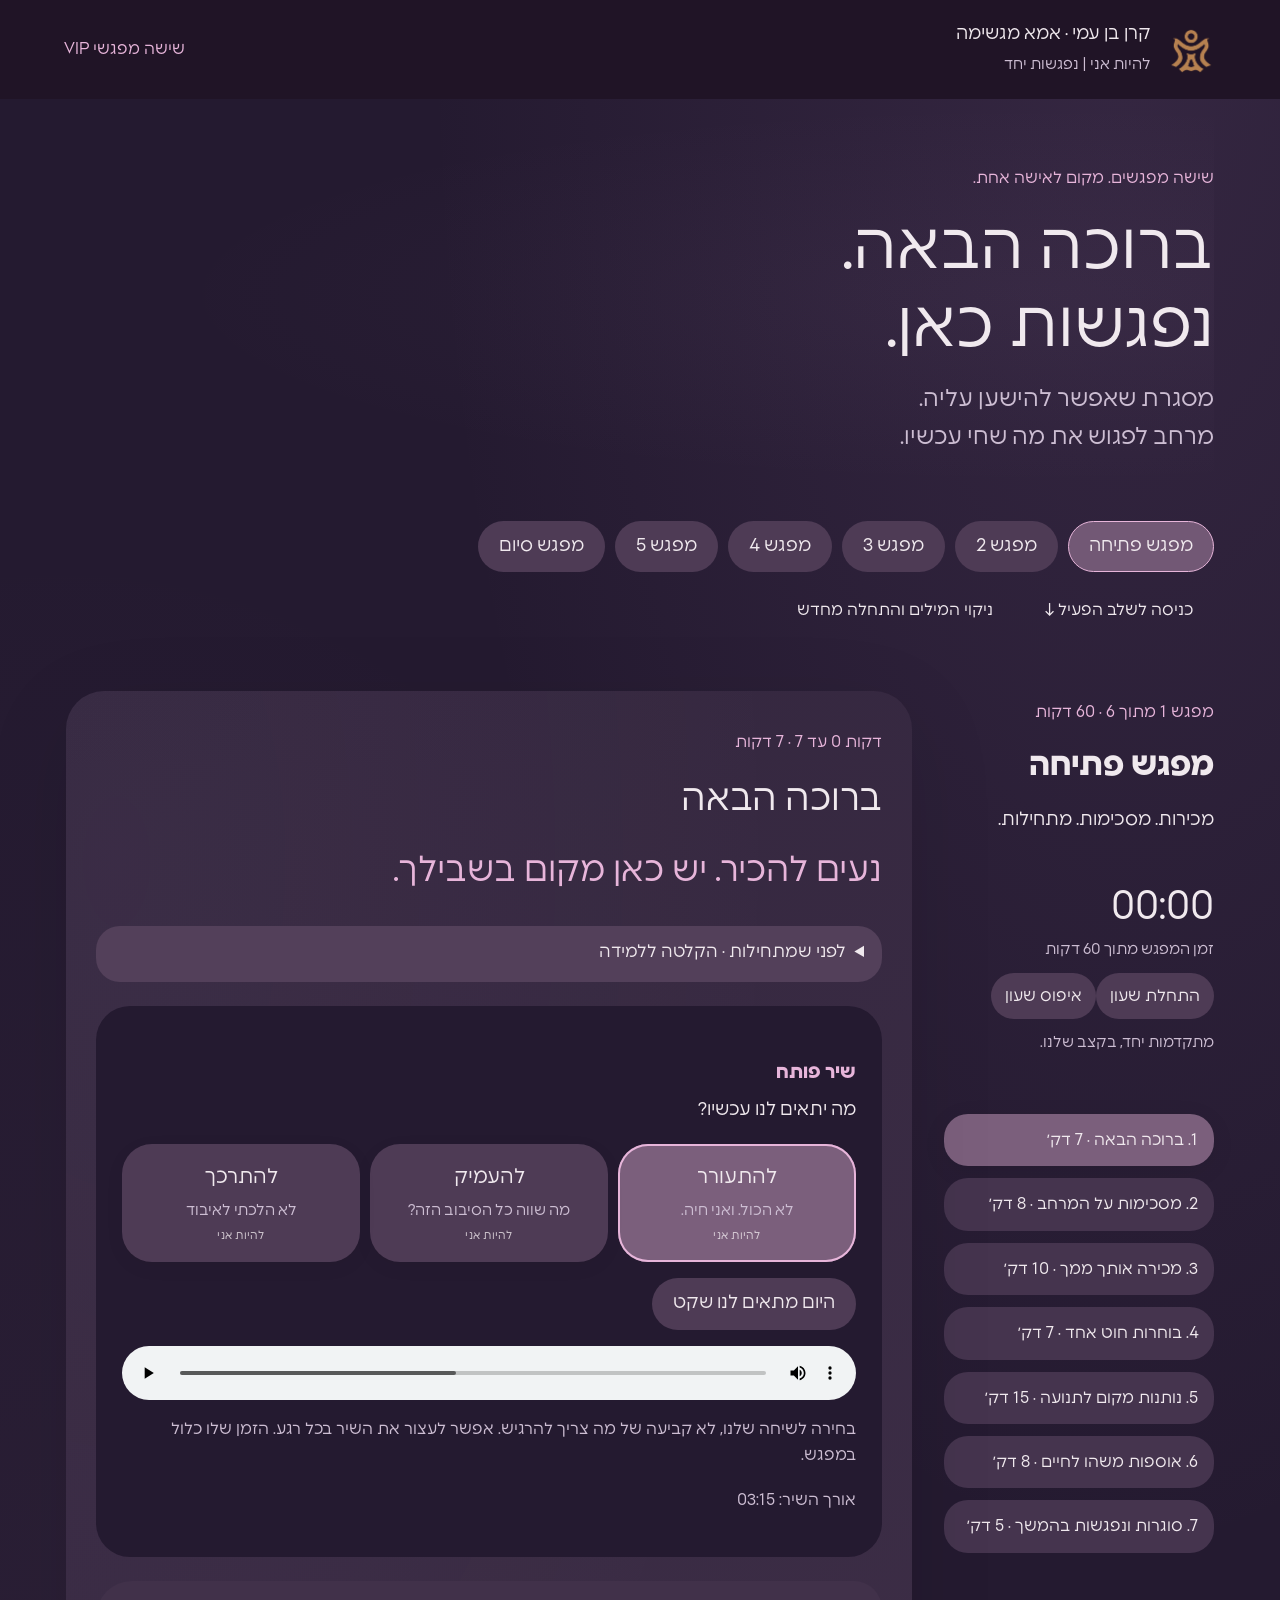
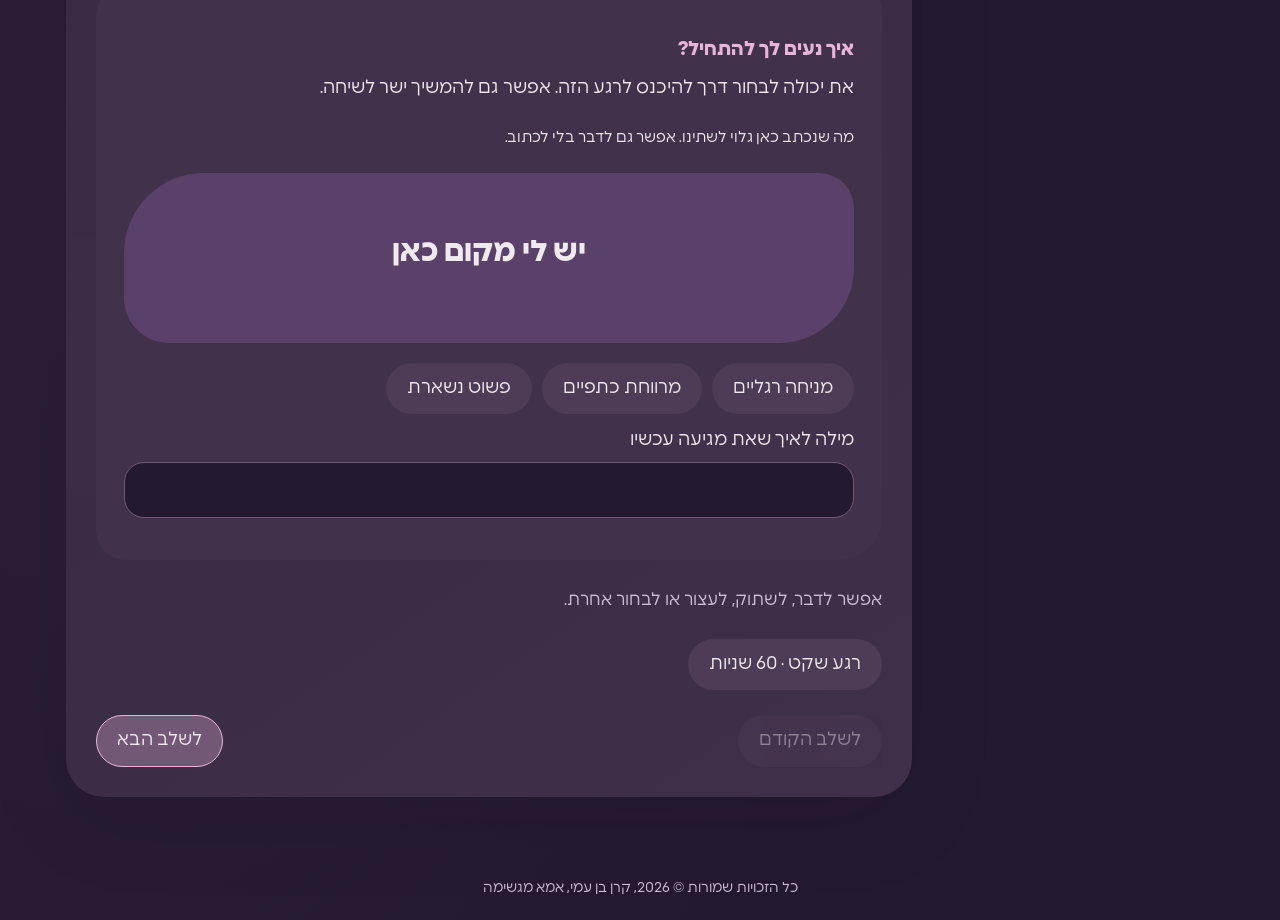
<file: index.html>
<!doctype html><html lang="he" dir="rtl"><meta charset="utf-8"><meta name="robots" content="noindex,nofollow"><meta name="viewport" content="width=device-width,initial-scale=1"><title>להיות אני | נפגשות יחד</title><link rel="stylesheet" href="style.css?v=20261014-order"><body>
<header><div class="brand"><img src="assets/logo.png" alt="אמא מגשימה"><span>קרן בן עמי · אמא מגשימה<br><small>להיות אני | נפגשות יחד</small></span></div><span class="badge">שישה מפגשי VIP</span></header>
<main><section class="intro"><p class="eyebrow">שישה מפגשים. מקום לאישה אחת.</p><h1>ברוכה הבאה.<br>נפגשות כאן.</h1><p>מסגרת שאפשר להישען עליה.<br>מרחב לפגוש את מה שחי עכשיו.</p></section>
<nav id="sessions" aria-label="בחירת מפגש"></nav><div class="tools"><button id="jump">כניסה לשלב הפעיל ↓</button><button id="reset">ניקוי המילים והתחלה מחדש</button></div>
<section class="workspace"><aside><p class="eyebrow" id="meetingLabel"></p><h2 id="sessionTitle"></h2><p id="sessionSub"></p><div class="clock"><span id="elapsed">00:00</span><small>זמן המפגש מתוך 60 דקות</small><button id="timer">התחלת שעון</button><button id="timerReset">איפוס שעון</button><p id="timeNote" aria-live="polite">מתקדמות יחד, בקצב שלנו.</p></div><ol id="steps"></ol></aside><div><article class="stage" tabindex="-1"><p class="eyebrow" id="range"></p><h2 id="stageTitle"></h2><p class="question" id="question"></p><div class="rule"></div><section id="personalWelcome" hidden><h3>קצת עליי</h3><p id="companionName"></p><p id="companionBio"></p></section><section id="musicPanel" hidden><h3 id="musicHeading"></h3><p>מה יתאים לנו עכשיו?</p><div id="songButtons" class="song-buttons"></div><button id="noMusic">היום מתאים לנו שקט</button><select id="songSelect" hidden aria-label="שיר נבחר"></select><audio id="songAudio" controls preload="metadata"></audio><p class="media-note">בחירה לשיחה שלנו, לא קביעה של מה צריך להרגיש. אפשר לעצור את השיר בכל רגע. הזמן שלו כלול במפגש.</p><p id="audioStatus" role="status"></p></section><section id="livingPanel" class="living-panel" aria-label="רגע יחד"></section><p class="invitation" id="invitation"></p><p class="together" id="together"></p><details id="practicePanel" hidden><summary>אפשר להתבונן ולנסות יחד</summary><div id="practiceOptions"></div></details><p class="permission">אפשר לדבר, לשתוק, לעצור או לבחור אחרת.</p><div class="silence"><button id="silence">רגע שקט · 60 שניות</button><button id="silenceStop" hidden>סיום השקט</button><span id="silenceText" aria-live="polite"></span></div><div class="navigation"><button id="prev">לשלב הקודם</button><button class="primary" id="next">לשלב הבא</button></div></article>
<details class="ritual" hidden><summary>איך הגעת ומה את לוקחת איתך · אם תרצי</summary><p>אפשר לומר בקול או לכתוב במחברת שלך. אם תבחרי לכתוב כאן, המילים יהיו גלויות לשתינו במסך המשותף. הן נשארות רק בחלון הזה, נמחקות ברענון ואינן נשלחות אוטומטית. בסיום אפשר לבחור לשמור קובץ במחשב או להוריד פוסטר.</p><label>איך הגעתי למפגש?<textarea id="entry" rows="2"></textarea></label><label>מה אני לוקחת איתי?<textarea id="exit" rows="2"></textarea></label><p id="trace"></p></details></div></section>
</main><footer>כל הזכויות שמורות © 2026, קרן בן עמי, אמא מגשימה</footer><script src="data.js?v=20261014-order"></script><script src="app.js?v=20261014-order"></script><script src="themes.js?v=20261014-order"></script><script src="exports.js?v=20261014-order"></script><script src="living.js?v=20261018-arrival"></script><script src="recording.js?v=20261014-close"></script></body></html>
</file>
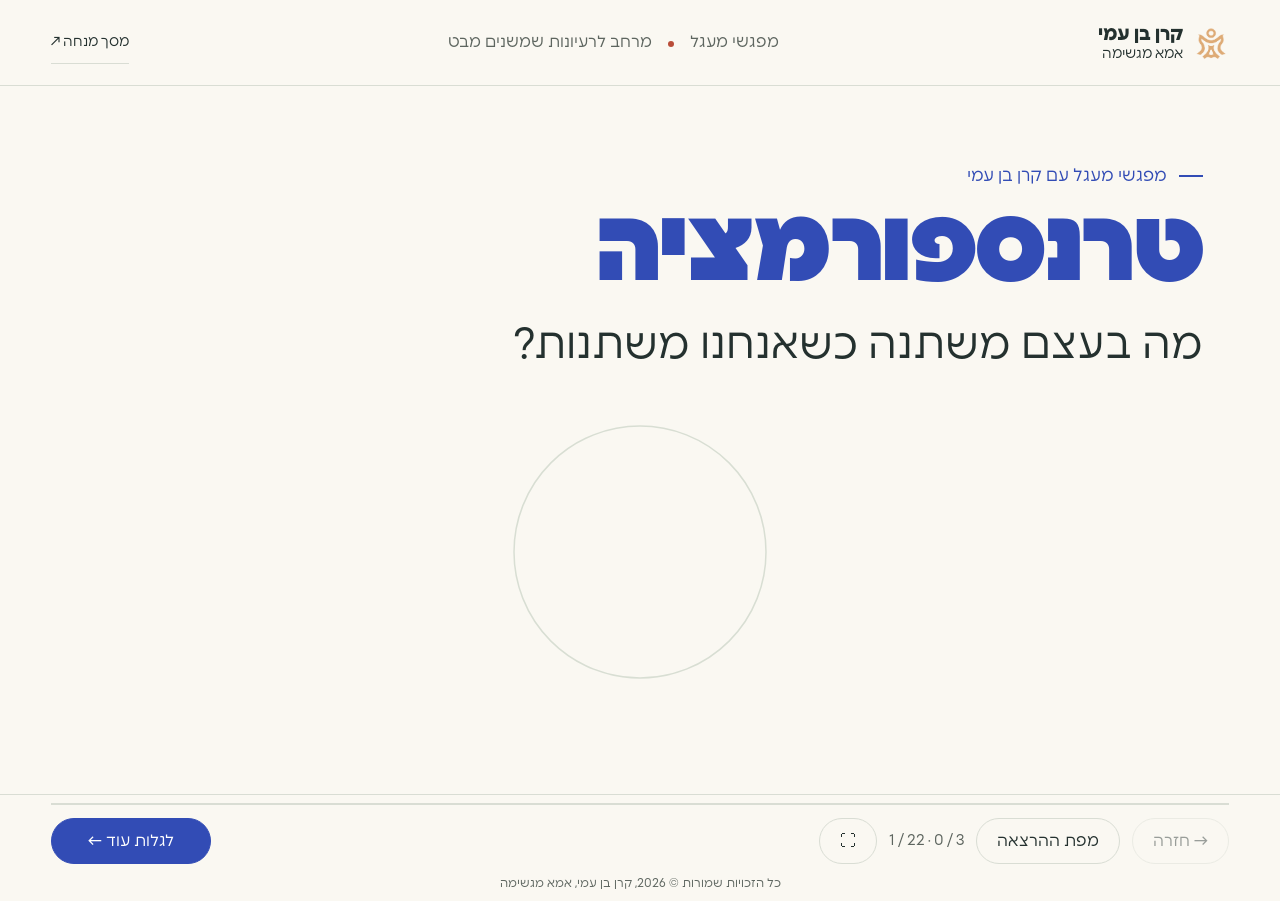
<file: circle-transformation/index.html>
<!doctype html><html lang="he" dir="rtl"><head><meta charset="utf-8"><meta name="viewport" content="width=device-width,initial-scale=1"><title>טרנספורמציה | מפגשי מעגל עם קרן בן עמי</title><link rel="stylesheet" href="style.css"></head><body>
<header class="brand"><div class="lockup"><img src="assets/logo.png" alt="אמא מגשימה" width="36" height="42"><span><b>קרן בן עמי</b><small>אמא מגשימה</small></span></div><span class="series">מפגשי מעגל <i></i> מרחב לרעיונות שמשנים מבט</span><a class="host-link" href="presenter.html" target="_blank" rel="noopener">מסך מנחה ↗</a></header>
<main id="stage" tabindex="-1" aria-live="polite"></main>
<footer><div class="progress" aria-hidden="true"><span id="progress"></span></div><div class="nav"><button id="back" aria-label="חזרה לפעימה הקודמת">→ <span>חזרה</span></button><button id="outline">מפת ההרצאה</button><span id="count" class="count"></span><button id="full" aria-label="מסך מלא">⛶</button><button id="next" class="primary"><span>לפעימה הבאה</span> ←</button></div><div class="credit">כל הזכויות שמורות © 2026, קרן בן עמי, אמא מגשימה</div></footer>
<dialog id="map"><div class="dialog-head"><h2>מפת ההרצאה</h2><button data-close="map" aria-label="סגירה">✕</button></div><label class="extension-toggle"><input type="checkbox" id="extensions"> עם שלוש העמקות תוכן</label><div id="map-items"></div><p class="map-note">הרצאת ערך. כל מעבר הוא ידני ובקצב של קרן.</p></dialog>
<script src="deck.js"></script><script src="models.js"></script><script src="app.js"></script></body></html>
</file>
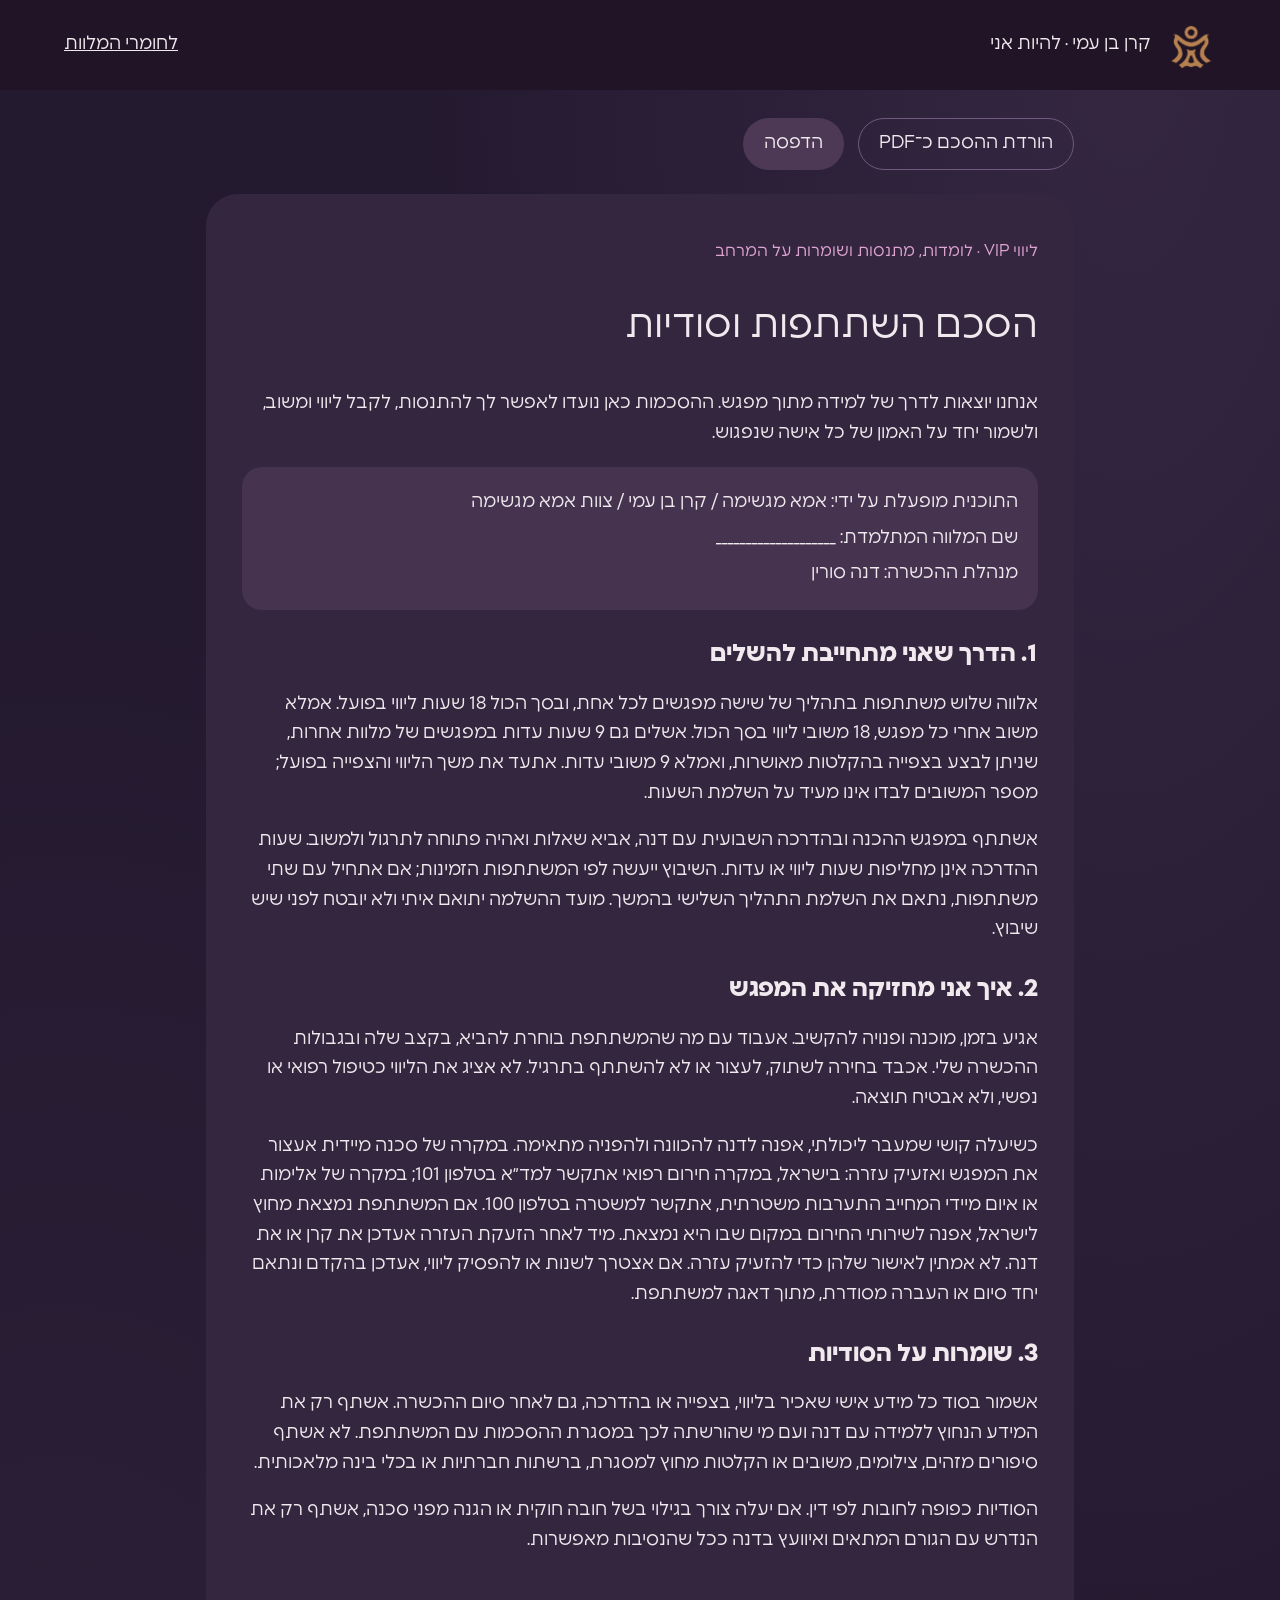
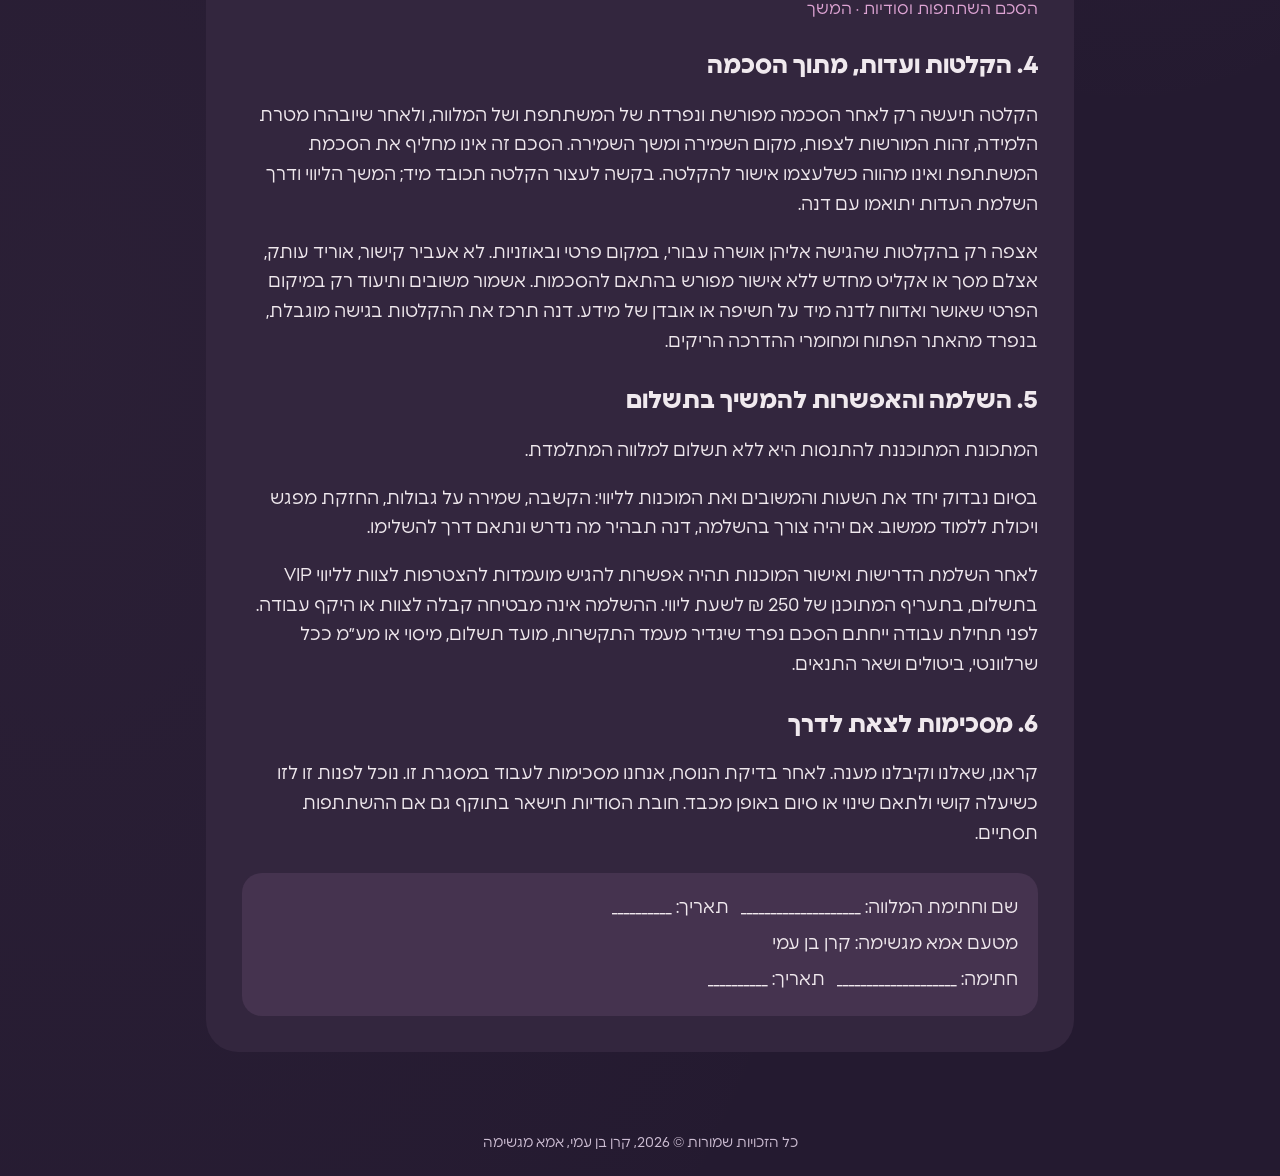
<file: agreement.html>
<!doctype html><html lang="he" dir="rtl"><head><meta charset="utf-8"><meta name="viewport" content="width=device-width,initial-scale=1"><meta name="robots" content="noindex,nofollow"><title>להיות אני | הסכם השתתפות וסודיות</title><link rel="stylesheet" href="style.css"><link rel="stylesheet" href="agreement.css"></head><body><header><div class="brand"><img src="assets/logo.png" alt="אמא מגשימה"><span>קרן בן עמי · להיות אני</span></div><a href="prepare.html">לחומרי המלוות</a></header><main><div class="no-print actions"><a class="button-link" href="agreement.pdf" download>הורדת ההסכם כ־PDF</a><button onclick="window.print()">הדפסה</button></div><article>
<section class="page"><p class="eyebrow">ליווי VIP · לומדות, מתנסות ושומרות על המרחב</p><h1>הסכם השתתפות וסודיות</h1><p>אנחנו יוצאות לדרך של למידה מתוך מפגש. ההסכמות כאן נועדו לאפשר לך להתנסות, לקבל ליווי ומשוב, ולשמור יחד על האמון של כל אישה שנפגוש.</p><div class="fields"><p>התוכנית מופעלת על ידי: אמא מגשימה / קרן בן עמי / צוות אמא מגשימה</p><p>שם המלווה המתלמדת: ____________________</p><p>מנהלת ההכשרה: דנה סורין</p></div>
<h2>1. הדרך שאני מתחייבת להשלים</h2><p>אלווה שלוש משתתפות בתהליך של שישה מפגשים לכל אחת, ובסך הכול 18 שעות ליווי בפועל. אמלא משוב אחרי כל מפגש, 18 משובי ליווי בסך הכול. אשלים גם 9 שעות עדות במפגשים של מלוות אחרות, שניתן לבצע בצפייה בהקלטות מאושרות, ואמלא 9 משובי עדות. אתעד את משך הליווי והצפייה בפועל; מספר המשובים לבדו אינו מעיד על השלמת השעות.</p><p>אשתתף במפגש ההכנה ובהדרכה השבועית עם דנה, אביא שאלות ואהיה פתוחה לתרגול ולמשוב. שעות ההדרכה אינן מחליפות שעות ליווי או עדות. השיבוץ ייעשה לפי המשתתפות הזמינות; אם אתחיל עם שתי משתתפות, נתאם את השלמת התהליך השלישי בהמשך. מועד ההשלמה יתואם איתי ולא יובטח לפני שיש שיבוץ.</p>
<h2>2. איך אני מחזיקה את המפגש</h2><p>אגיע בזמן, מוכנה ופנויה להקשיב. אעבוד עם מה שהמשתתפת בוחרת להביא, בקצב שלה ובגבולות ההכשרה שלי. אכבד בחירה לשתוק, לעצור או לא להשתתף בתרגיל. לא אציג את הליווי כטיפול רפואי או נפשי, ולא אבטיח תוצאה.</p><p>כשיעלה קושי שמעבר ליכולתי, אפנה לדנה להכוונה ולהפניה מתאימה. במקרה של סכנה מיידית אעצור את המפגש ואזעיק עזרה: בישראל, במקרה חירום רפואי אתקשר למד״א בטלפון 101; במקרה של אלימות או איום מיידי המחייב התערבות משטרתית, אתקשר למשטרה בטלפון 100. אם המשתתפת נמצאת מחוץ לישראל, אפנה לשירותי החירום במקום שבו היא נמצאת. מיד לאחר הזעקת העזרה אעדכן את קרן או את דנה. לא אמתין לאישור שלהן כדי להזעיק עזרה. אם אצטרך לשנות או להפסיק ליווי, אעדכן בהקדם ונתאם יחד סיום או העברה מסודרת, מתוך דאגה למשתתפת.</p>
<h2>3. שומרות על הסודיות</h2><p>אשמור בסוד כל מידע אישי שאכיר בליווי, בצפייה או בהדרכה, גם לאחר סיום ההכשרה. אשתף רק את המידע הנחוץ ללמידה עם דנה ועם מי שהורשתה לכך במסגרת ההסכמות עם המשתתפת. לא אשתף סיפורים מזהים, צילומים, משובים או הקלטות מחוץ למסגרת, ברשתות חברתיות או בכלי בינה מלאכותית.</p><p>הסודיות כפופה לחובות לפי דין. אם יעלה צורך בגילוי בשל חובה חוקית או הגנה מפני סכנה, אשתף רק את הנדרש עם הגורם המתאים ואיוועץ בדנה ככל שהנסיבות מאפשרות.</p></section>
<section class="page"><p class="eyebrow">הסכם השתתפות וסודיות · המשך</p><h2>4. הקלטות ועדות, מתוך הסכמה</h2><p>הקלטה תיעשה רק לאחר הסכמה מפורשת ונפרדת של המשתתפת ושל המלווה, ולאחר שיובהרו מטרת הלמידה, זהות המורשות לצפות, מקום השמירה ומשך השמירה. הסכם זה אינו מחליף את הסכמת המשתתפת ואינו מהווה כשלעצמו אישור להקלטה. בקשה לעצור הקלטה תכובד מיד; המשך הליווי ודרך השלמת העדות יתואמו עם דנה.</p><p>אצפה רק בהקלטות שהגישה אליהן אושרה עבורי, במקום פרטי ובאוזניות. לא אעביר קישור, אוריד עותק, אצלם מסך או אקליט מחדש ללא אישור מפורש בהתאם להסכמות. אשמור משובים ותיעוד רק במיקום הפרטי שאושר ואדווח לדנה מיד על חשיפה או אובדן של מידע. דנה תרכז את ההקלטות בגישה מוגבלת, בנפרד מהאתר הפתוח ומחומרי ההדרכה הריקים.</p>
<h2>5. השלמה והאפשרות להמשיך בתשלום</h2><p>המתכונת המתוכננת להתנסות היא ללא תשלום למלווה המתלמדת.</p><p>בסיום נבדוק יחד את השעות והמשובים ואת המוכנות לליווי: הקשבה, שמירה על גבולות, החזקת מפגש ויכולת ללמוד ממשוב. אם יהיה צורך בהשלמה, דנה תבהיר מה נדרש ונתאם דרך להשלימו.</p><p>לאחר השלמת הדרישות ואישור המוכנות תהיה אפשרות להגיש מועמדות להצטרפות לצוות לליווי VIP בתשלום, בתעריף המתוכנן של 250 ₪ לשעת ליווי. ההשלמה אינה מבטיחה קבלה לצוות או היקף עבודה. לפני תחילת עבודה ייחתם הסכם נפרד שיגדיר מעמד התקשרות, מועד תשלום, מיסוי או מע״מ ככל שרלוונטי, ביטולים ושאר התנאים.</p>
<h2>6. מסכימות לצאת לדרך</h2><p>קראנו, שאלנו וקיבלנו מענה. לאחר בדיקת הנוסח, אנחנו מסכימות לעבוד במסגרת זו. נוכל לפנות זו לזו כשיעלה קושי ולתאם שינוי או סיום באופן מכבד. חובת הסודיות תישאר בתוקף גם אם ההשתתפות תסתיים.</p><div class="fields signatures"><p>שם וחתימת המלווה: ____________________ &nbsp; תאריך: __________</p><p>מטעם אמא מגשימה: קרן בן עמי</p><p>חתימה: ____________________ &nbsp; תאריך: __________</p></div></section></article></main><footer>כל הזכויות שמורות © 2026, קרן בן עמי, אמא מגשימה</footer></body></html>
</file>
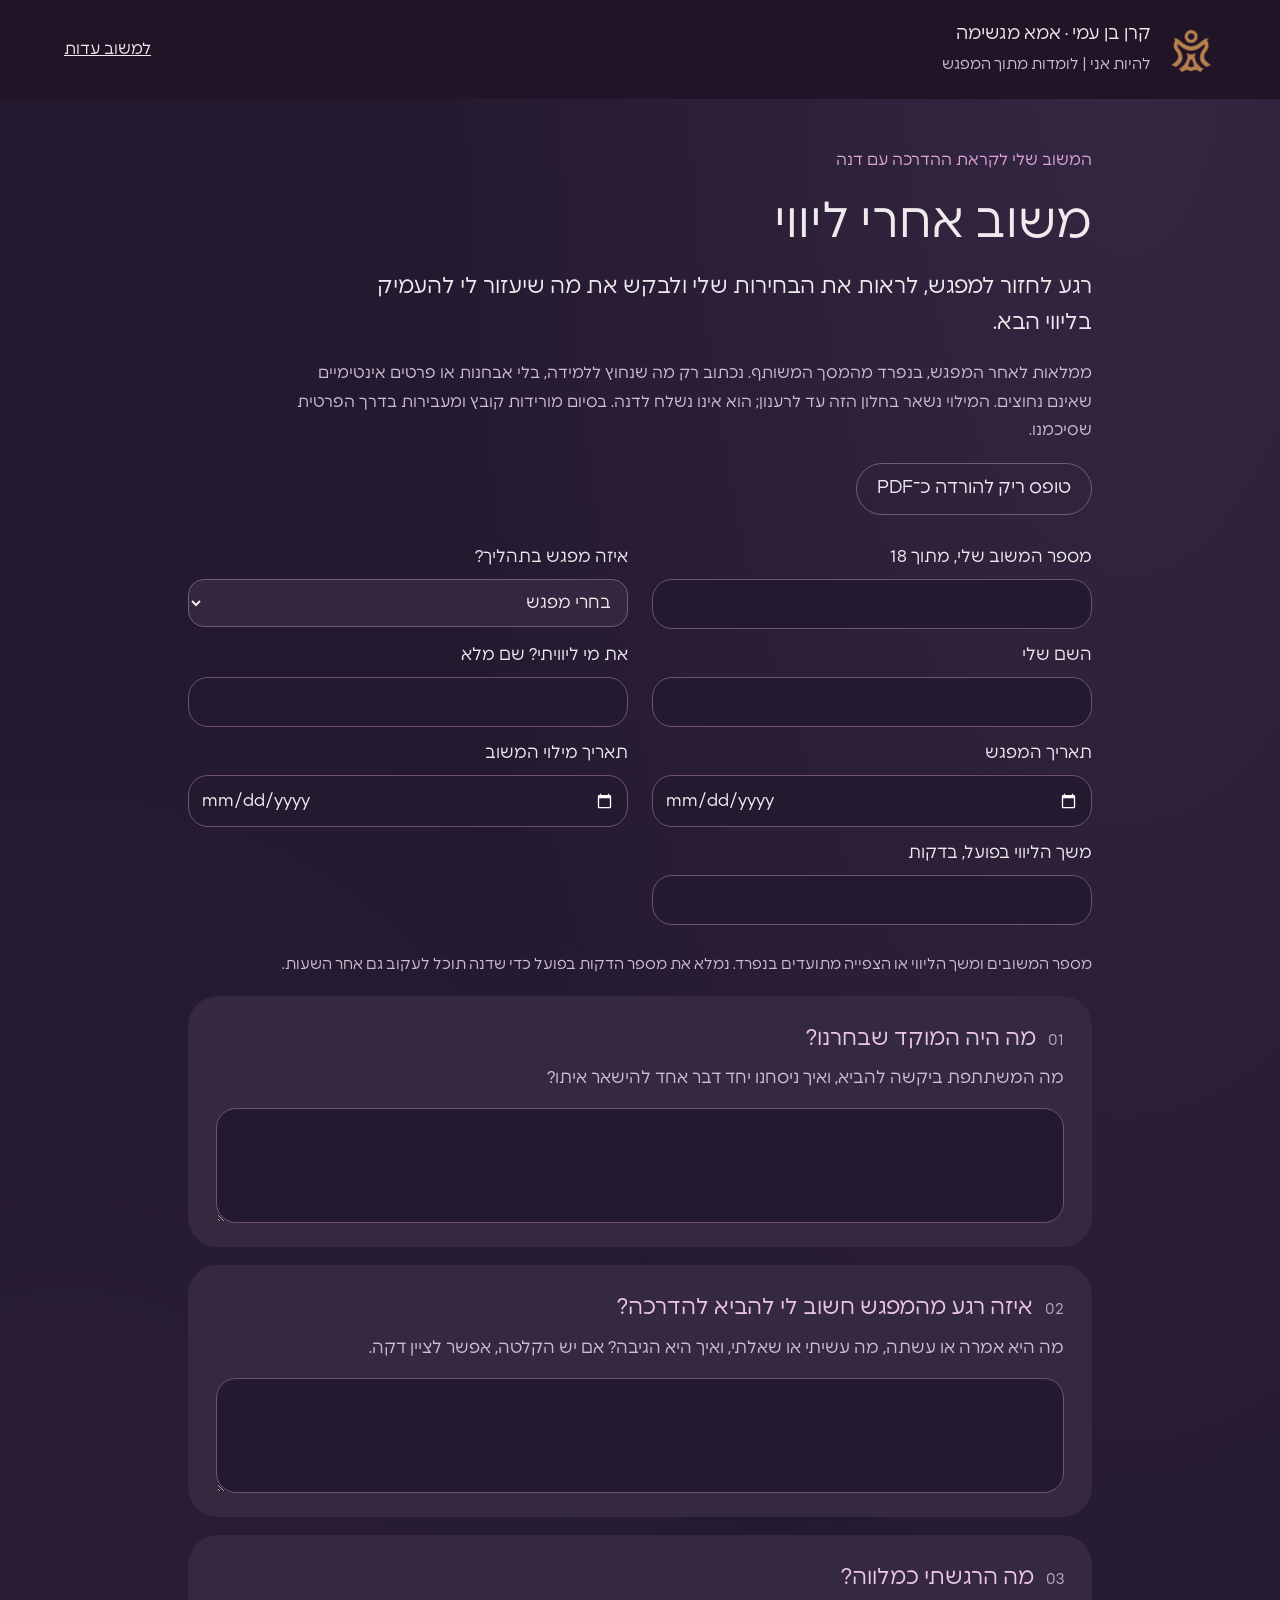
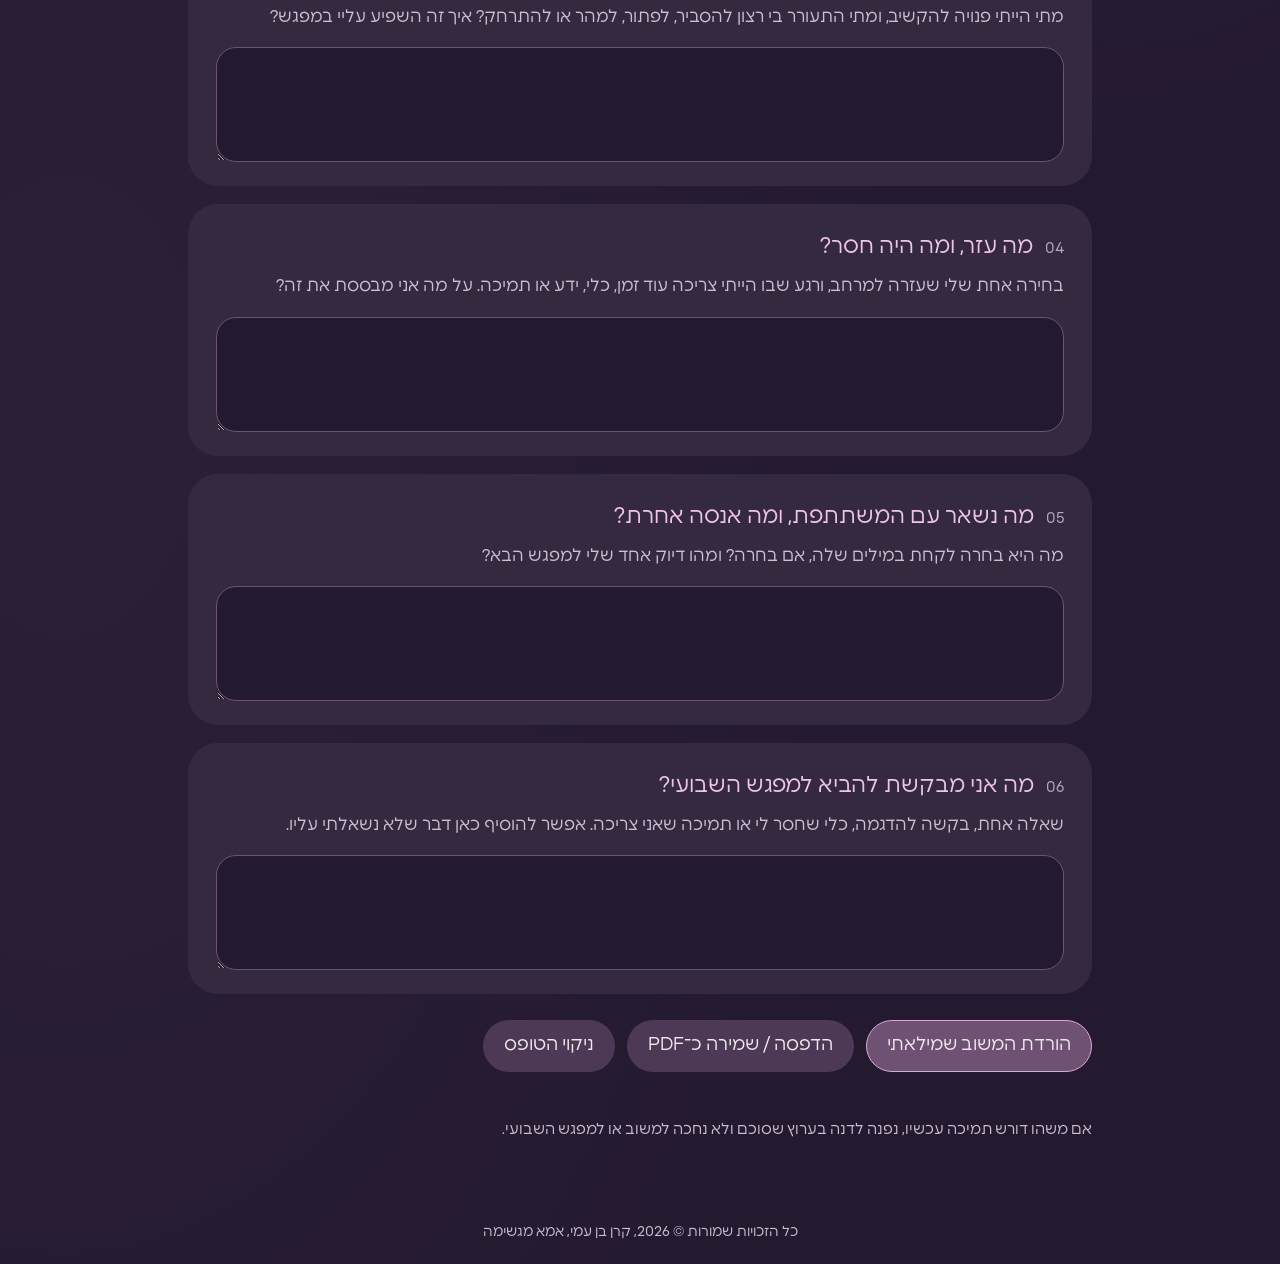
<file: feedback-accompaniment.html>
<!doctype html><html lang="he" dir="rtl"><head><meta charset="utf-8"><meta name="viewport" content="width=device-width,initial-scale=1"><meta name="robots" content="noindex,nofollow"><link rel="stylesheet" href="style.css?v=20260920-feedback"><link rel="stylesheet" href="feedback.css?v=20260920-feedback"><title>להיות אני | משוב אחרי ליווי</title></head><body data-kind="accompaniment"><header><div class="brand"><img src="assets/logo.png" alt="אמא מגשימה"><span>קרן בן עמי · אמא מגשימה<br><small>להיות אני | לומדות מתוך המפגש</small></span></div><a class="no-print" href="feedback-witness.html">למשוב עדות</a></header><main class="feedback-main"><p class="eyebrow">המשוב שלי לקראת ההדרכה עם דנה</p><h1>משוב אחרי ליווי</h1><p class="feedback-intro">רגע לחזור למפגש, לראות את הבחירות שלי ולבקש את מה שיעזור לי להעמיק בליווי הבא.</p><p class="privacy no-print">ממלאות לאחר המפגש, בנפרד מהמסך המשותף. נכתוב רק מה שנחוץ ללמידה, בלי אבחנות או פרטים אינטימיים שאינם נחוצים. המילוי נשאר בחלון הזה עד לרענון; הוא אינו נשלח לדנה. בסיום מורידות קובץ ומעבירות בדרך הפרטית שסיכמנו.</p><p class="no-print"><a class="button-link" href="feedback-accompaniment.pdf" download>טופס ריק להורדה כ־PDF</a></p><form id="feedbackForm"><div class="feedback-meta"><label>מספר המשוב שלי, מתוך 18<input name="number" type="number" min="1" max="18" required><span class="print-value"></span></label><label>איזה מפגש בתהליך?<select name="session" required><option value="">בחרי מפגש</option><option value="0">מפגש התנסות · מפגש 0</option><option value="1">מפגש 1 · פתיחה</option><option value="2">מפגש 2</option><option value="3">מפגש 3</option><option value="4">מפגש 4</option><option value="5">מפגש 5</option><option value="6">מפגש 6 · סיום</option></select><span class="print-value"></span></label><label>השם שלי<input name="author" type="text" required maxlength="160"><span class="print-value"></span></label><label>את מי ליוויתי? שם מלא<input name="participant" type="text" required maxlength="160"><span class="print-value"></span></label><label>תאריך המפגש<input name="meetingDate" type="date" required maxlength="160"><span class="print-value"></span></label><label>תאריך מילוי המשוב<input name="writtenDate" type="date" required maxlength="160"><span class="print-value"></span></label><label>משך הליווי בפועל, בדקות<input name="minutes" type="number" required min="1" max="360" maxlength="160"><span class="print-value"></span></label></div><p class="hours-note">מספר המשובים ומשך הליווי או הצפייה מתועדים בנפרד. נמלא את מספר הדקות בפועל כדי שדנה תוכל לעקוב גם אחר השעות.</p><section class="feedback-question"><label for="q1"><span class="q-number">01</span><strong>מה היה המוקד שבחרנו?</strong></label><p>מה המשתתפת ביקשה להביא, ואיך ניסחנו יחד דבר אחד להישאר איתו?</p><textarea id="q1" name="q1" rows="3" maxlength="6000" aria-label="מה היה המוקד שבחרנו?"></textarea><div class="print-answer"></div></section><section class="feedback-question"><label for="q2"><span class="q-number">02</span><strong>איזה רגע מהמפגש חשוב לי להביא להדרכה?</strong></label><p>מה היא אמרה או עשתה, מה עשיתי או שאלתי, ואיך היא הגיבה? אם יש הקלטה, אפשר לציין דקה.</p><textarea id="q2" name="q2" rows="3" maxlength="6000" aria-label="איזה רגע מהמפגש חשוב לי להביא להדרכה?"></textarea><div class="print-answer"></div></section><section class="feedback-question"><label for="q3"><span class="q-number">03</span><strong>מה הרגשתי כמלווה?</strong></label><p>מתי הייתי פנויה להקשיב, ומתי התעורר בי רצון להסביר, לפתור, למהר או להתרחק? איך זה השפיע עליי במפגש?</p><textarea id="q3" name="q3" rows="3" maxlength="6000" aria-label="מה הרגשתי כמלווה?"></textarea><div class="print-answer"></div></section><section class="feedback-question"><label for="q4"><span class="q-number">04</span><strong>מה עזר, ומה היה חסר?</strong></label><p>בחירה אחת שלי שעזרה למרחב, ורגע שבו הייתי צריכה עוד זמן, כלי, ידע או תמיכה. על מה אני מבססת את זה?</p><textarea id="q4" name="q4" rows="3" maxlength="6000" aria-label="מה עזר, ומה היה חסר?"></textarea><div class="print-answer"></div></section><section class="feedback-question"><label for="q5"><span class="q-number">05</span><strong>מה נשאר עם המשתתפת, ומה אנסה אחרת?</strong></label><p>מה היא בחרה לקחת במילים שלה, אם בחרה? ומהו דיוק אחד שלי למפגש הבא?</p><textarea id="q5" name="q5" rows="3" maxlength="6000" aria-label="מה נשאר עם המשתתפת, ומה אנסה אחרת?"></textarea><div class="print-answer"></div></section><section class="feedback-question"><label for="q6"><span class="q-number">06</span><strong>מה אני מבקשת להביא למפגש השבועי?</strong></label><p>שאלה אחת, בקשה להדגמה, כלי שחסר לי או תמיכה שאני צריכה. אפשר להוסיף כאן דבר שלא נשאלתי עליו.</p><textarea id="q6" name="q6" rows="3" maxlength="6000" aria-label="מה אני מבקשת להביא למפגש השבועי?"></textarea><div class="print-answer"></div></section><div class="feedback-actions no-print"><button class="primary" type="submit">הורדת המשוב שמילאתי</button><button id="printFeedback" type="button">הדפסה / שמירה כ־PDF</button><button id="clearFeedback" type="button">ניקוי הטופס</button><p id="feedbackStatus" role="status"></p></div></form><p class="support-note">אם משהו דורש תמיכה עכשיו, נפנה לדנה בערוץ שסוכם ולא נחכה למשוב או למפגש השבועי.</p></main><footer>כל הזכויות שמורות © 2026, קרן בן עמי, אמא מגשימה</footer><script src="feedback.js?v=20260920-feedback"></script></body></html>
</file>
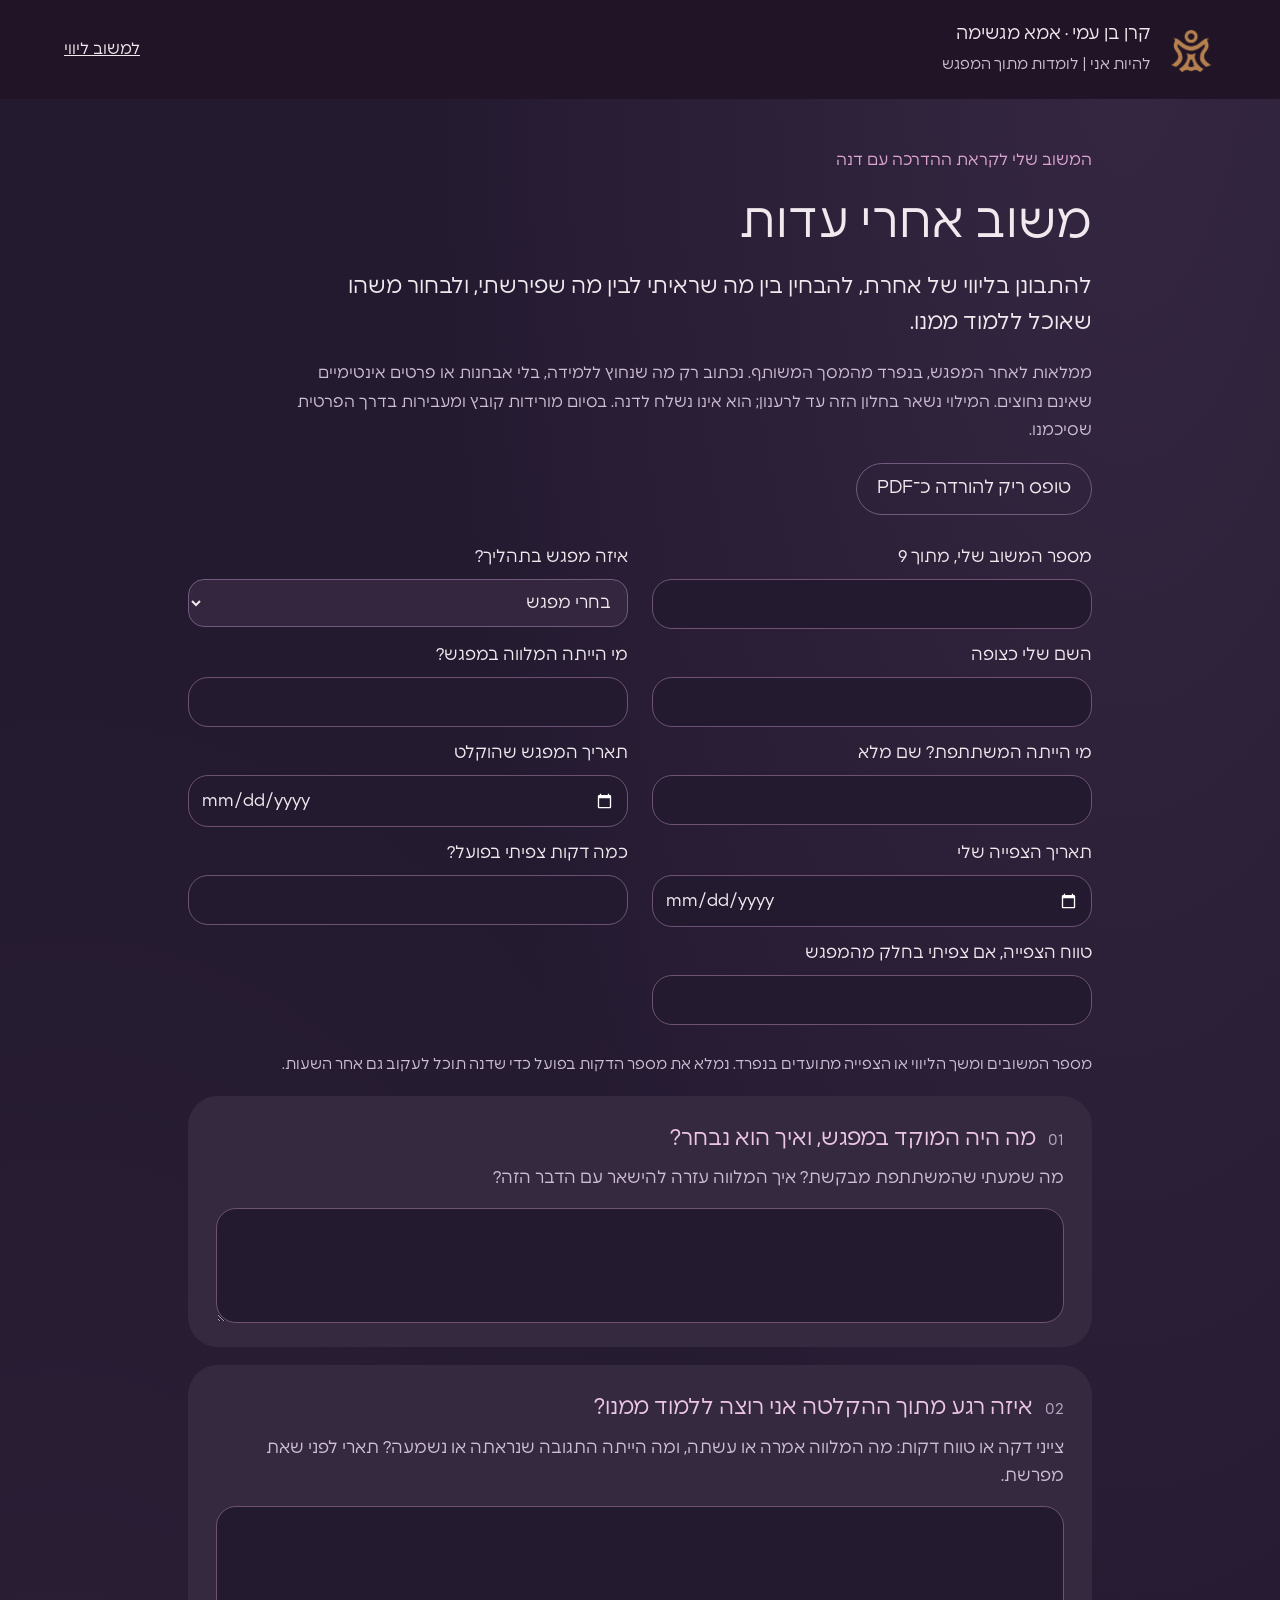
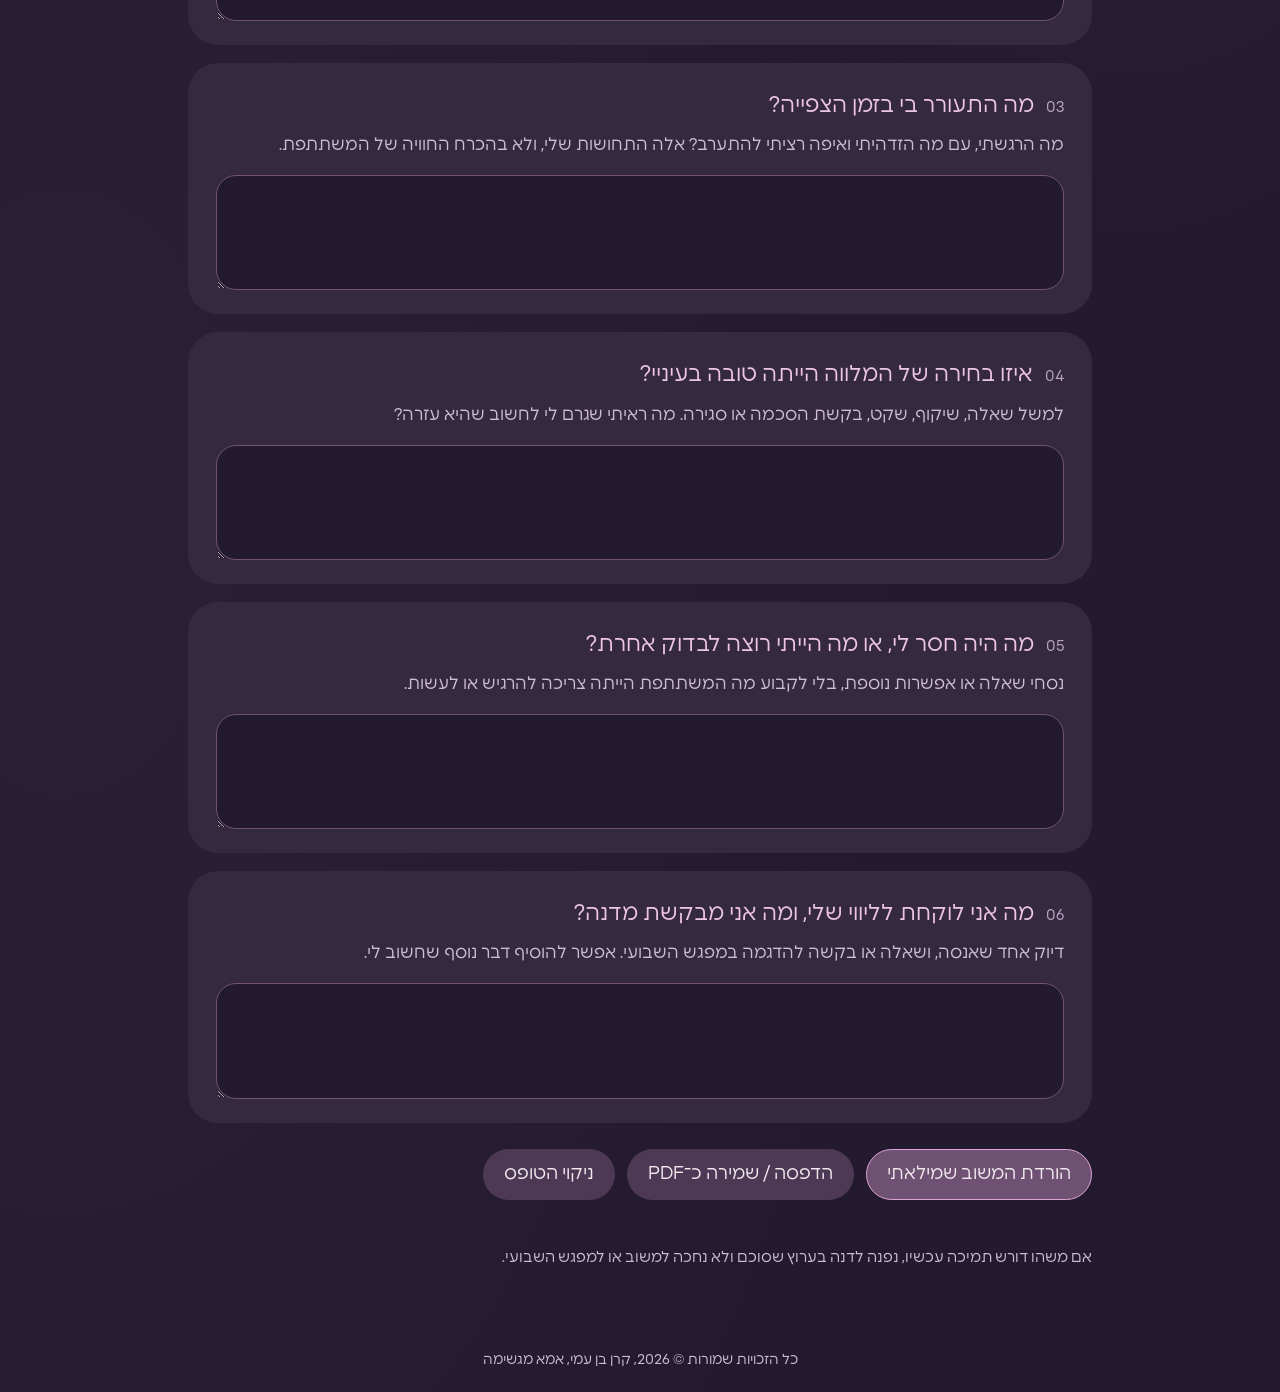
<file: feedback-witness.html>
<!doctype html><html lang="he" dir="rtl"><head><meta charset="utf-8"><meta name="viewport" content="width=device-width,initial-scale=1"><meta name="robots" content="noindex,nofollow"><link rel="stylesheet" href="style.css?v=20260920-feedback"><link rel="stylesheet" href="feedback.css?v=20260920-feedback"><title>להיות אני | משוב אחרי עדות</title></head><body data-kind="witness"><header><div class="brand"><img src="assets/logo.png" alt="אמא מגשימה"><span>קרן בן עמי · אמא מגשימה<br><small>להיות אני | לומדות מתוך המפגש</small></span></div><a class="no-print" href="feedback-accompaniment.html">למשוב ליווי</a></header><main class="feedback-main"><p class="eyebrow">המשוב שלי לקראת ההדרכה עם דנה</p><h1>משוב אחרי עדות</h1><p class="feedback-intro">להתבונן בליווי של אחרת, להבחין בין מה שראיתי לבין מה שפירשתי, ולבחור משהו שאוכל ללמוד ממנו.</p><p class="privacy no-print">ממלאות לאחר המפגש, בנפרד מהמסך המשותף. נכתוב רק מה שנחוץ ללמידה, בלי אבחנות או פרטים אינטימיים שאינם נחוצים. המילוי נשאר בחלון הזה עד לרענון; הוא אינו נשלח לדנה. בסיום מורידות קובץ ומעבירות בדרך הפרטית שסיכמנו.</p><p class="no-print"><a class="button-link" href="feedback-witness.pdf" download>טופס ריק להורדה כ־PDF</a></p><form id="feedbackForm"><div class="feedback-meta"><label>מספר המשוב שלי, מתוך 9<input name="number" type="number" min="1" max="9" required><span class="print-value"></span></label><label>איזה מפגש בתהליך?<select name="session" required><option value="">בחרי מפגש</option><option value="1">מפגש 1 · פתיחה</option><option value="2">מפגש 2</option><option value="3">מפגש 3</option><option value="4">מפגש 4</option><option value="5">מפגש 5</option><option value="6">מפגש 6 · סיום</option></select><span class="print-value"></span></label><label>השם שלי כצופה<input name="author" type="text" required maxlength="160"><span class="print-value"></span></label><label>מי הייתה המלווה במפגש?<input name="companion" type="text" required maxlength="160"><span class="print-value"></span></label><label>מי הייתה המשתתפת? שם מלא<input name="participant" type="text" required maxlength="160"><span class="print-value"></span></label><label>תאריך המפגש שהוקלט<input name="meetingDate" type="date" required maxlength="160"><span class="print-value"></span></label><label>תאריך הצפייה שלי<input name="watchedDate" type="date" required maxlength="160"><span class="print-value"></span></label><label>כמה דקות צפיתי בפועל?<input name="minutes" type="number" required min="1" max="360" maxlength="160"><span class="print-value"></span></label><label>טווח הצפייה, אם צפיתי בחלק מהמפגש<input name="segment" type="text" maxlength="160"><span class="print-value"></span></label></div><p class="hours-note">מספר המשובים ומשך הליווי או הצפייה מתועדים בנפרד. נמלא את מספר הדקות בפועל כדי שדנה תוכל לעקוב גם אחר השעות.</p><section class="feedback-question"><label for="q1"><span class="q-number">01</span><strong>מה היה המוקד במפגש, ואיך הוא נבחר?</strong></label><p>מה שמעתי שהמשתתפת מבקשת? איך המלווה עזרה להישאר עם הדבר הזה?</p><textarea id="q1" name="q1" rows="3" maxlength="6000" aria-label="מה היה המוקד במפגש, ואיך הוא נבחר?"></textarea><div class="print-answer"></div></section><section class="feedback-question"><label for="q2"><span class="q-number">02</span><strong>איזה רגע מתוך ההקלטה אני רוצה ללמוד ממנו?</strong></label><p>צייני דקה או טווח דקות: מה המלווה אמרה או עשתה, ומה הייתה התגובה שנראתה או נשמעה? תארי לפני שאת מפרשת.</p><textarea id="q2" name="q2" rows="3" maxlength="6000" aria-label="איזה רגע מתוך ההקלטה אני רוצה ללמוד ממנו?"></textarea><div class="print-answer"></div></section><section class="feedback-question"><label for="q3"><span class="q-number">03</span><strong>מה התעורר בי בזמן הצפייה?</strong></label><p>מה הרגשתי, עם מה הזדהיתי ואיפה רציתי להתערב? אלה התחושות שלי, ולא בהכרח החוויה של המשתתפת.</p><textarea id="q3" name="q3" rows="3" maxlength="6000" aria-label="מה התעורר בי בזמן הצפייה?"></textarea><div class="print-answer"></div></section><section class="feedback-question"><label for="q4"><span class="q-number">04</span><strong>איזו בחירה של המלווה הייתה טובה בעיניי?</strong></label><p>למשל שאלה, שיקוף, שקט, בקשת הסכמה או סגירה. מה ראיתי שגרם לי לחשוב שהיא עזרה?</p><textarea id="q4" name="q4" rows="3" maxlength="6000" aria-label="איזו בחירה של המלווה הייתה טובה בעיניי?"></textarea><div class="print-answer"></div></section><section class="feedback-question"><label for="q5"><span class="q-number">05</span><strong>מה היה חסר לי, או מה הייתי רוצה לבדוק אחרת?</strong></label><p>נסחי שאלה או אפשרות נוספת, בלי לקבוע מה המשתתפת הייתה צריכה להרגיש או לעשות.</p><textarea id="q5" name="q5" rows="3" maxlength="6000" aria-label="מה היה חסר לי, או מה הייתי רוצה לבדוק אחרת?"></textarea><div class="print-answer"></div></section><section class="feedback-question"><label for="q6"><span class="q-number">06</span><strong>מה אני לוקחת לליווי שלי, ומה אני מבקשת מדנה?</strong></label><p>דיוק אחד שאנסה, ושאלה או בקשה להדגמה במפגש השבועי. אפשר להוסיף דבר נוסף שחשוב לי.</p><textarea id="q6" name="q6" rows="3" maxlength="6000" aria-label="מה אני לוקחת לליווי שלי, ומה אני מבקשת מדנה?"></textarea><div class="print-answer"></div></section><div class="feedback-actions no-print"><button class="primary" type="submit">הורדת המשוב שמילאתי</button><button id="printFeedback" type="button">הדפסה / שמירה כ־PDF</button><button id="clearFeedback" type="button">ניקוי הטופס</button><p id="feedbackStatus" role="status"></p></div></form><p class="support-note">אם משהו דורש תמיכה עכשיו, נפנה לדנה בערוץ שסוכם ולא נחכה למשוב או למפגש השבועי.</p></main><footer>כל הזכויות שמורות © 2026, קרן בן עמי, אמא מגשימה</footer><script src="feedback.js?v=20260920-feedback"></script></body></html>
</file>
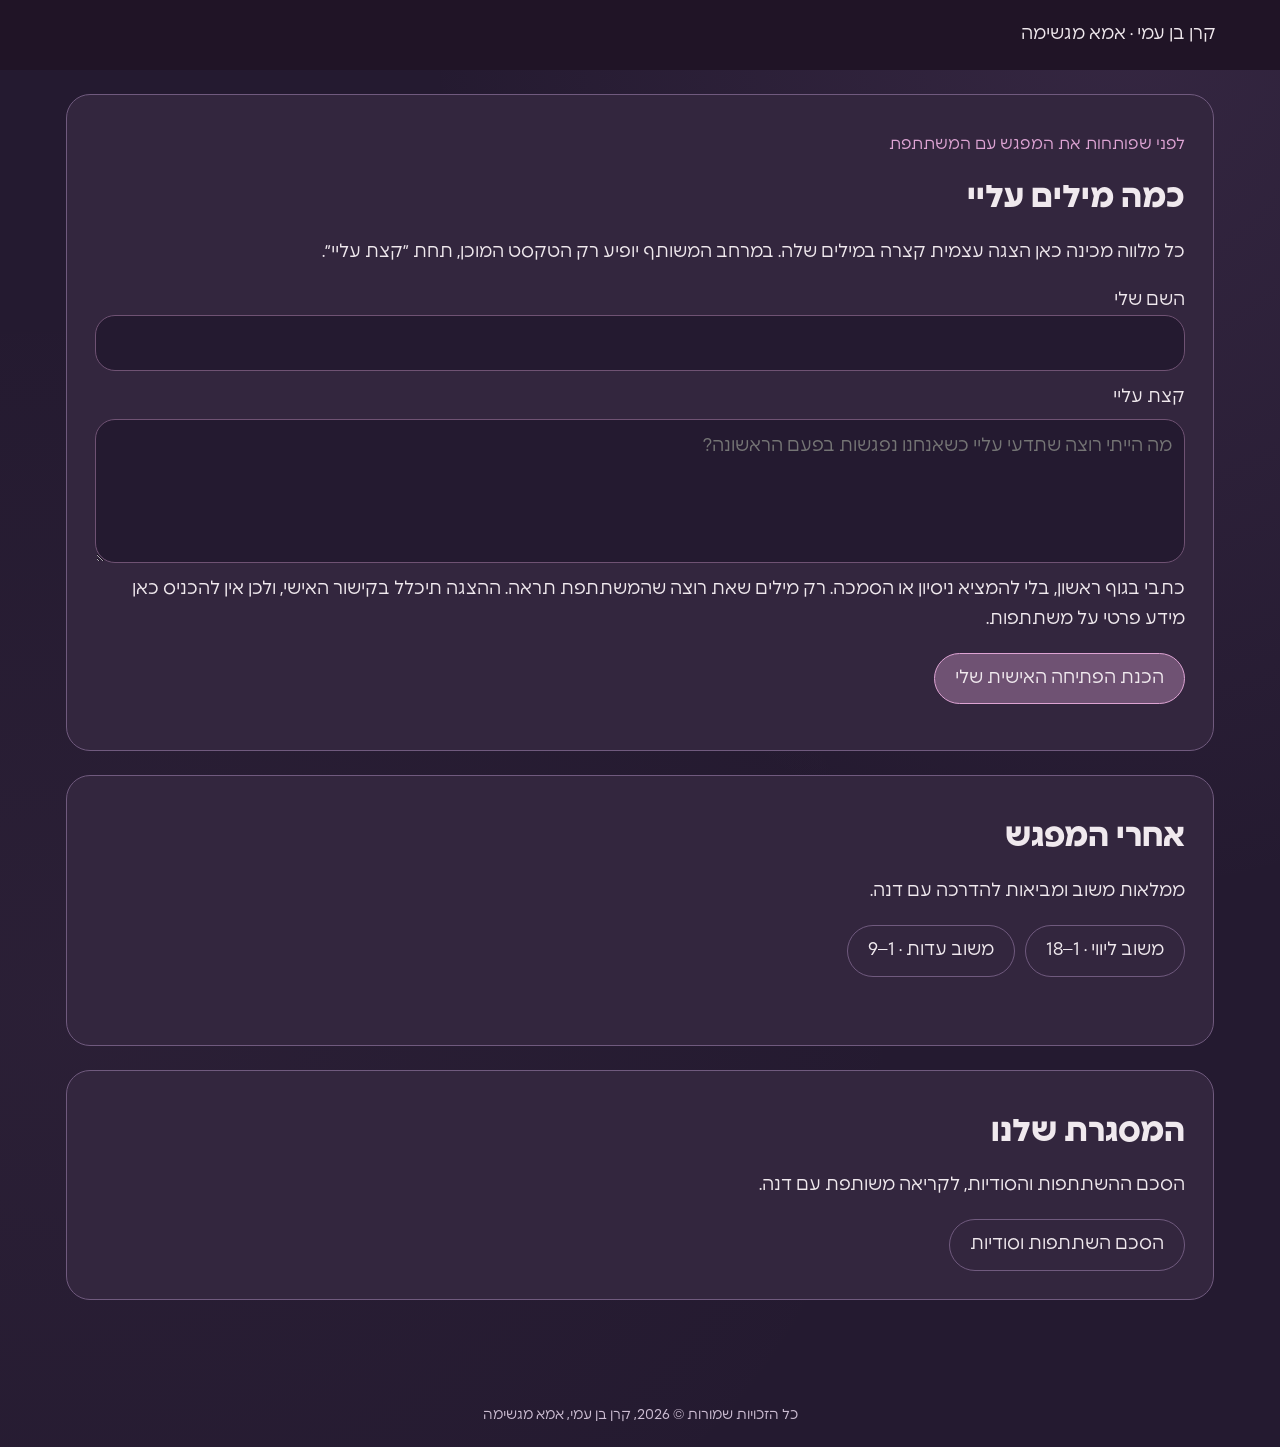
<file: prepare.html>
<!doctype html><html lang="he" dir="rtl"><meta charset="utf-8"><meta name="viewport" content="width=device-width,initial-scale=1"><meta name="robots" content="noindex,nofollow"><title>להיות אני | הכנת ההיכרות</title><link rel="stylesheet" href="style.css?v=20260920-recording"><body><header>קרן בן עמי · אמא מגשימה</header><main><section class="training" id="personalPreparation"><p class="eyebrow">לפני שפותחות את המפגש עם המשתתפת</p><h2>כמה מילים עליי</h2><p>כל מלווה מכינה כאן הצגה עצמית קצרה במילים שלה. במרחב המשותף יופיע רק הטקסט המוכן, תחת ״קצת עליי״.</p><form id="profileForm"><label>השם שלי<input id="profileName" maxlength="80" required autocomplete="off"></label><label>קצת עליי<textarea id="profileBio" rows="4" maxlength="900" required placeholder="מה הייתי רוצה שתדעי עליי כשאנחנו נפגשות בפעם הראשונה?"></textarea></label><p>כתבי בגוף ראשון, בלי להמציא ניסיון או הסמכה. רק מילים שאת רוצה שהמשתתפת תראה. ההצגה תיכלל בקישור האישי, ולכן אין להכניס כאן מידע פרטי על משתתפות.</p><button class="primary" type="submit">הכנת הפתיחה האישית שלי</button></form><p id="profileStatus" role="status"></p><a id="personalLink" class="button-link" hidden target="_blank" rel="noopener">פתיחת המרחב עם ההצגה שלי ↗</a></section><section class="training"><h2>אחרי המפגש</h2><p>ממלאות משוב ומביאות להדרכה עם דנה.</p><div class="tools"><a class="button-link" href="feedback-accompaniment.html" target="_blank" rel="noopener">משוב ליווי · 1–18</a><a class="button-link" href="feedback-witness.html" target="_blank" rel="noopener">משוב עדות · 1–9</a></div></section><section class="training"><h2>המסגרת שלנו</h2><p>הסכם ההשתתפות והסודיות, לקריאה משותפת עם דנה.</p><a class="button-link" href="agreement.html">הסכם השתתפות וסודיות</a></section></main><footer>כל הזכויות שמורות © 2026, קרן בן עמי, אמא מגשימה</footer><script src="prepare.js"></script></body></html>
</file>
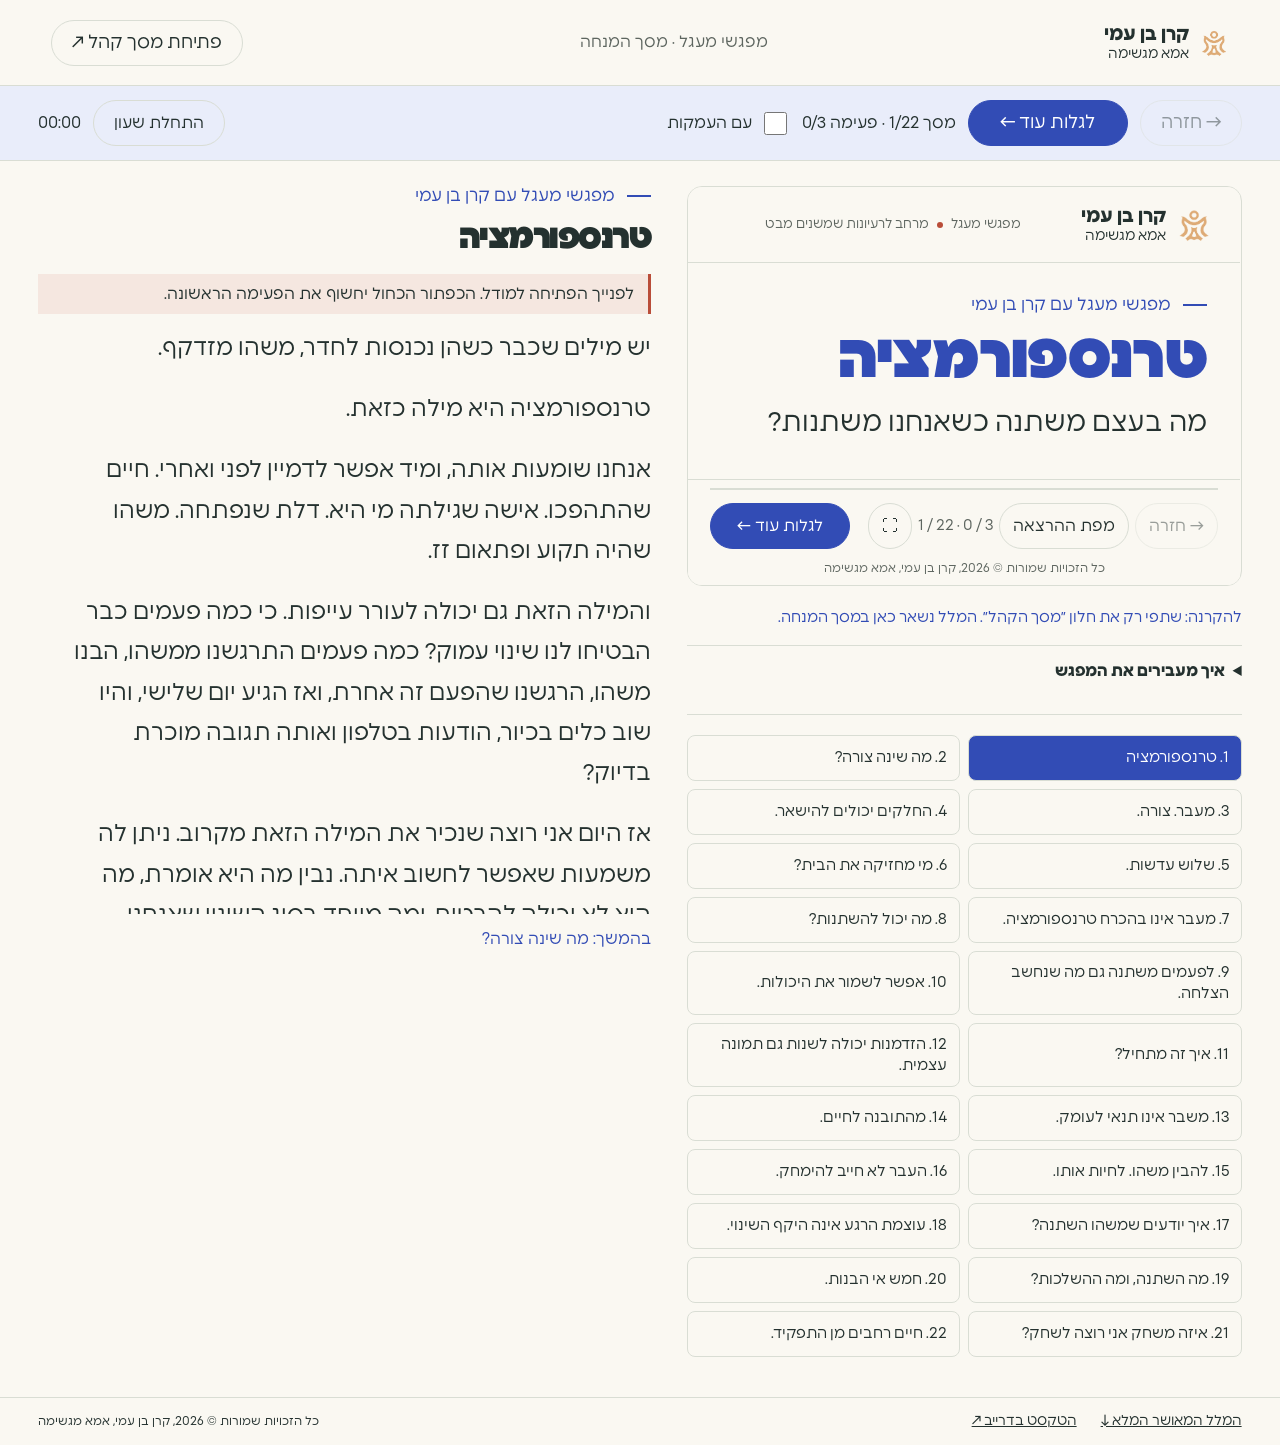
<file: circle-transformation/presenter.html>
<!doctype html><html lang="he" dir="rtl"><head><meta charset="utf-8"><meta name="viewport" content="width=device-width,initial-scale=1"><title>מסך מנחה | קרן בן עמי</title><link rel="stylesheet" href="style.css"><link rel="stylesheet" href="presenter.css"></head><body>
<header class="brand"><div class="lockup"><img src="assets/logo.png" alt="אמא מגשימה" width="30" height="36"><span><b>קרן בן עמי</b><small>אמא מגשימה</small></span></div><span class="series">מפגשי מעגל · מסך המנחה</span><button id="audience">פתיחת מסך קהל ↗</button></header>
<div class="host-controls"><button id="prev">→ חזרה</button><button id="advance" class="primary">לגלות עוד ←</button><span id="position"></span><label><input id="include-ext" type="checkbox"> עם העמקות</label><button id="timer">התחלת שעון</button><span id="elapsed">00:00</span></div>
<main class="host-layout"><section class="host-preview"><iframe src="index.html?mode=audience" title="תצוגה מקדימה של מסך הקהל"></iframe><p class="sharing-note">להקרנה: שתפי רק את חלון ״מסך הקהל״. המלל נשאר כאן במסך המנחה.</p><details><summary>איך מעבירים את המפגש</summary><p>הכפתור הכחול או רווח חושפים פעימה אחת בכל פעם. אחרי הפעימה האחרונה עוברים למסך הבא. החץ ימינה חוזר פעימה. אפשר לבחור כל מסך במפה שמתחת. אין מעברים אוטומטיים.</p><p>״עם העמקות״ מוסיף את שלוש הרחבות התוכן מהמלל המאושר. השעון מודד זמן מהרגע שבו הפעלת אותו; הוא אינו מעביר מסכים.</p><p>הסנכרון פועל בין חלונות באותו דפדפן ובאותה כתובת. זה אינו שידור למכשירים אחרים. אם חלון חדש נחסם, פתחי את <a href="index.html?mode=audience" target="_blank" rel="noopener">מסך הקהל כאן</a>.</p></details><nav id="chapters" aria-label="כל מסכי ההרצאה"></nav></section><section class="notes"><p class="eyebrow" id="note-kicker"></p><h1 id="note-title"></h1><div id="cue"></div><div id="script"></div><p class="next-slide" id="next-slide"></p></section></main>
<div class="host-bottom"><a href="lecture-approved.txt" download>המלל המאושר המלא ↓</a><a href="https://drive.google.com/file/d/1Za764P1CUl7U2DDjgWi7L_zv5wRLZdlX/view?usp=drivesdk" target="_blank" rel="noopener">הטקסט בדרייב ↗</a><span>כל הזכויות שמורות © 2026, קרן בן עמי, אמא מגשימה</span></div>
<script src="deck.js"></script><script src="presenter.js"></script></body></html>
</file>
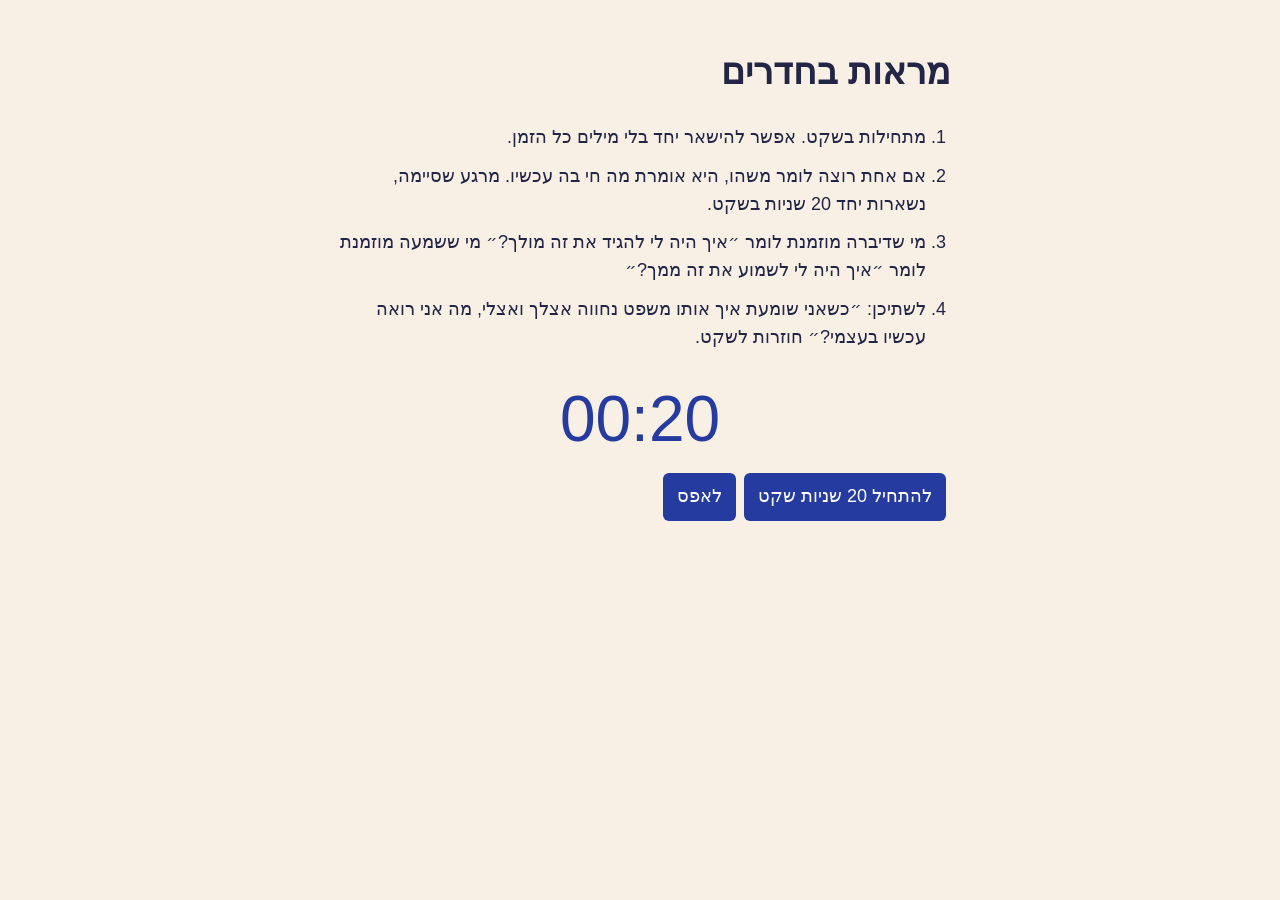
<file: mirrors/practice.html>
<!doctype html><html lang="he" dir="rtl"><meta charset="utf-8"><meta name="viewport" content="width=device-width,initial-scale=1"><title>מראות | תרגול בחדרים</title>
<style>body{margin:auto;max-width:620px;padding:20px;background:#f8f0e5;color:#232546;font:18px/1.55 Arial,sans-serif}li{margin:.6em 0}ol{padding-inline-start:24px}button{font:inherit;min-height:48px;padding:8px 14px;margin:4px;background:#263ba0;color:white;border:0;border-radius:6px;cursor:pointer}button:disabled{opacity:.55}output{display:block;font-size:64px;text-align:center;color:#263ba0}button:focus-visible{outline:3px solid #9c214b;outline-offset:3px}</style>
<main><h1>מראות בחדרים</h1><ol><li>מתחילות בשקט. אפשר להישאר יחד בלי מילים כל הזמן.</li><li>אם אחת רוצה לומר משהו, היא אומרת מה חי בה עכשיו. מרגע שסיימה, נשארות יחד 20 שניות בשקט.</li><li>מי שדיברה מוזמנת לומר ״איך היה לי להגיד את זה מולך?״ מי ששמעה מוזמנת לומר ״איך היה לי לשמוע את זה ממך?״</li><li>לשתיכן: ״כשאני שומעת איך אותו משפט נחווה אצלך ואצלי, מה אני רואה עכשיו בעצמי?״ חוזרות לשקט.</li></ol><output dir="ltr" id="clock" role="timer">00:20</output><button id="start">להתחיל 20 שניות שקט</button><button id="reset">לאפס</button><p id="cue" role="status"></p></main>
<script>
const start=document.querySelector('#start'), clock=document.querySelector('#clock'), cue=document.querySelector('#cue');
let end=0;
start.onclick=()=>{end=Date.now()+20000;start.disabled=true;cue.textContent='נשארות יחד בשקט.';};
document.querySelector('#reset').onclick=()=>{end=0;start.disabled=false;clock.textContent='00:20';cue.textContent='';};
setInterval(()=>{if(!end)return;const seconds=Math.max(0,Math.ceil((end-Date.now())/1000));clock.textContent='00:'+String(seconds).padStart(2,'0');if(seconds===0){end=0;start.disabled=false;cue.textContent='אם מתאים, משתפות איך היה להגיד ואיך היה לשמוע.';}},100);
</script></html>
</file>
<file: style.css>
@font-face{font-family:Polin;src:url(assets/polin-regular.woff2)}@font-face{font-family:Polin;src:url(assets/polin-bold.woff2);font-weight:700}:root{--paper:#241a30;--panel:#33263e;--ink:#f0e9ee;--muted:#cdbed3;--accent:#dea4d4;--line:#705a7e}*{box-sizing:border-box}body{margin:0;background:radial-gradient(ellipse at 75% 5%,#473050 0,transparent 40%),var(--paper);color:var(--ink);font:18px/1.65 Polin,Arial,sans-serif}header{display:flex;justify-content:space-between;align-items:center;gap:16px;padding:20px 5%;background:#201426;border-bottom:1px solid var(--line)}.brand{display:flex;align-items:center;gap:15px}.brand img{width:50px;height:50px;object-fit:contain}.brand small{color:var(--muted)}.badge,.eyebrow{color:var(--accent);font-size:16px}main{max-width:1200px;margin:auto;padding:0 26px 60px}.intro{padding:58px 0 32px}.intro h1{font:700 clamp(38px,5vw,66px)/1.25 Polin,Arial,sans-serif;margin:15px 0}.intro p:not(.eyebrow){font-size:23px;color:var(--muted)}h2{font:700 32px/1.4 Polin,Arial,sans-serif;margin:10px 0 18px}h3{font-size:19px;color:var(--accent);margin:25px 0 7px}p{margin:8px 0 18px}button{font:inherit;color:var(--ink);background:#45334f;border:1px solid #92789e;border-radius:99px;padding:10px 20px;min-height:46px;cursor:pointer}button:hover{background:#674b73}button:focus-visible,summary:focus-visible,textarea:focus-visible{outline:3px solid #f1c3df;outline-offset:4px}button:disabled{opacity:.45;cursor:default}.primary,button.active{background:#785280;border-color:#c9a6d4}nav,.tools{display:flex;flex-wrap:wrap;gap:10px;margin:14px 0}.tools{padding-bottom:26px;border-bottom:1px solid var(--line)}.tools button{font-size:16px;background:transparent}.workspace{display:grid;grid-template-columns:270px minmax(0,1fr);gap:32px;margin-top:30px}.stage,.ritual,#guidePanel{background:var(--panel);border:1px solid var(--line);border-radius:24px;padding:30px}.stage h2{font-size:36px}.question{font:700 34px/1.6 Polin,Arial,sans-serif;color:#f1c3df;max-width:650px}.rule{height:1px;background:var(--line);margin:25px 0}.clock{border-block:1px solid var(--line);padding:18px 0}.clock>span{font-size:38px;display:block;font-variant-numeric:tabular-nums;direction:ltr;text-align:right}.clock small{display:block;color:var(--muted)}.clock button{font-size:16px;margin:10px 0 0;padding:7px 13px}.clock p{font-size:15px;color:var(--muted);margin-top:12px}ol{list-style:none;padding:0;display:grid;gap:9px}ol button{width:100%;border-radius:12px;text-align:right;background:transparent;font-size:16px}ol small{display:block;color:var(--muted)}.navigation{display:flex;justify-content:space-between;gap:10px;margin-top:25px}summary{cursor:pointer;min-height:44px;padding:8px 0;color:var(--accent)}details p{color:var(--muted)}.silence{display:flex;flex-wrap:wrap;align-items:center;gap:12px;margin-top:25px}.ritual{margin-top:18px;padding:18px 26px}label{display:block;margin:12px 0}textarea{display:block;width:100%;background:#241a30;color:var(--ink);font:inherit;border:1px solid var(--line);border-radius:12px;padding:12px;margin-top:6px;resize:vertical}.grid{display:grid;grid-template-columns:1fr 1fr;gap:25px}#guidePanel{margin:25px 0}footer{text-align:center;font-size:14px;color:var(--muted);padding:20px}#trace{white-space:pre-wrap}.shared{min-height:100dvh;display:flex;flex-direction:column}.shared main{width:100%;flex:1;display:grid;align-content:center;text-align:center;max-width:1000px}.shared h1{font:700 clamp(36px,6vw,64px)/1.4 Polin,Arial,sans-serif}.shared .question{max-width:none;font-size:clamp(28px,4vw,45px)}.shared .permission{color:var(--muted)}[hidden]{display:none!important}@media(max-width:760px){main{padding-inline:16px}.workspace{grid-template-columns:1fr;gap:16px}aside ol{grid-template-columns:repeat(2,minmax(0,1fr))}.stage{padding:22px}.stage h2{font-size:28px}.grid{grid-template-columns:1fr}.intro{padding-top:32px}header{align-items:flex-start;flex-direction:column}.clock{display:flex;flex-wrap:wrap;gap:10px;align-items:center}.clock p{width:100%}.clock>span{font-size:30px}.clock small{flex:1}.navigation button{padding:10px 12px;font-size:16px}.question{font-size:28px}.brand{font-size:16px}.tools button{width:100%}}@media(prefers-reduced-motion:reduce){*{scroll-behavior:auto!important;animation:none!important}}

.invitation,.together{font-size:22px;line-height:1.8}.permission{color:var(--muted);font-size:17px;margin-top:26px}.button-link{display:inline-flex;align-items:center;border:1px solid var(--line);border-radius:99px;padding:10px 20px;min-height:46px;text-decoration:none;color:var(--ink)}.weekly-agenda{list-style:decimal;padding-right:24px;gap:22px}.weekly-agenda strong{color:var(--accent)}#weeklyPanel{background:var(--panel);border:1px solid var(--line);border-radius:24px;padding:28px;margin:24px 0}.protocol-heading{margin-top:35px}@media(max-width:760px){.invitation,.together{font-size:20px}.button-link{width:100%;justify-content:center}}

.training{margin:24px 0;padding:28px;border:1px solid var(--line);border-radius:24px;background:var(--panel)}#musicPanel{padding:18px;margin:20px 0;background:#241a30;border-radius:18px}audio{display:block;width:100%;margin:16px 0;min-width:0}select{font:inherit;width:100%;padding:12px;background:var(--panel);color:var(--ink);border:1px solid var(--line);border-radius:12px}.media-note,#audioStatus{font-size:16px;color:var(--muted)}#practicePanel{border-block:1px solid var(--line);padding:10px 0;margin:20px 0}#practiceOptions details{padding:8px 12px}#practiceOptions p{font-size:20px;line-height:1.7}

#personalWelcome{border:1px solid var(--line);border-radius:18px;padding:22px;margin:20px 0;background:#241a30}#companionName{font-size:26px;font-weight:700}#companionBio{font-size:22px;line-height:1.8;white-space:pre-wrap;overflow-wrap:anywhere}#profileName{font:inherit;color:var(--ink);background:#241a30;border:1px solid var(--line);border-radius:12px;padding:12px;width:100%;min-height:48px}.training input:focus-visible{outline:3px solid var(--accent);outline-offset:3px}
.song-buttons{display:grid;grid-template-columns:repeat(3,minmax(0,1fr));gap:10px;margin:16px 0}.song-buttons button{border-radius:16px;padding:14px 10px;font-size:20px}.song-buttons small{display:block;font-size:15px;line-height:1.5;margin-top:6px;color:var(--muted)}.song-buttons button[aria-pressed=true],.choice-row button[aria-pressed=true]{background:#785280;border-color:#f1c3df}.living-panel:empty{display:none}.living-panel{border:1px solid #a184ad;border-radius:24px;padding:24px;margin:24px 0;background:linear-gradient(135deg,#392b45,#30263a)}.living-panel input{width:100%;display:block;padding:12px;border-radius:12px;border:1px solid var(--line);background:#241a30;color:var(--ink);font:inherit;min-height:48px;margin:6px 0 14px}.living-panel input:focus-visible{outline:3px solid var(--accent);outline-offset:3px}.living-panel p{line-height:1.75}.arrival-field{min-height:170px;display:flex;flex-direction:column;justify-content:center;align-items:center;text-align:center;border-radius:80px 35px 75px 45px;background:#5a4169;padding:24px;transition:border-radius .5s,background .5s;margin:20px 0;overflow-wrap:anywhere}.arrival-field[data-shape="0"]{border-radius:24px;background:#465646}.arrival-field[data-shape="1"]{border-radius:70px 25px 65px 30px;background:#5d4061}.arrival-field[data-shape="2"]{border-radius:70px;background:#404c66}.arrival-field strong{font-size:30px}.arrival-field p{margin:10px 0 0}.choice-row{display:flex;flex-wrap:wrap;gap:10px}.focus-board{min-height:150px;display:grid;align-content:center;gap:12px;text-align:center;border:1px solid #c9a6d4;border-radius:24px;background:#493452;padding:24px;overflow-wrap:anywhere}.focus-board strong{font-size:30px}.focus-shelf{display:flex;flex-wrap:wrap;gap:10px;margin:16px 0}.focus-shelf p{width:100%;font-size:16px;color:var(--muted)}.focus-shelf button{white-space:normal;overflow-wrap:anywhere;max-width:100%}.focus-shelf button:not(.active){background:transparent}.focus-reminder{border-right:3px solid var(--accent);padding-right:16px}.practice-space{margin:20px 0}.spoken-card{padding:24px;border-radius:18px;background:#503b5b;margin:20px 0;overflow-wrap:anywhere}.spoken-card strong{font-size:28px}.take-card{background:#f0e9ee;color:#35283d;padding:24px;border-radius:24px;margin:20px 0;overflow-wrap:anywhere}.take-card small{color:#705777}.take-card p{font-size:23px;margin:5px 0 20px}.take-card div:last-child p{margin-bottom:0}@media(max-width:760px){.song-buttons{grid-template-columns:1fr}.song-buttons button{text-align:right}.song-buttons small{margin-top:0}.living-panel{padding:18px}.arrival-field strong,.focus-board strong{font-size:26px}.choice-row button{width:100%}}@media(prefers-reduced-motion:reduce){.arrival-field{transition:none}}
.export-actions{display:flex;flex-wrap:wrap;gap:12px;margin-top:24px}.export-actions small,.export-status{flex-basis:100%;overflow-wrap:anywhere}.poster-dialog{width:min(860px,calc(100% - 24px));max-height:92dvh;overflow:auto;background:var(--panel);color:var(--ink);border:1px solid var(--line);border-radius:24px;padding:24px;font:18px/1.65 Polin,Arial,sans-serif}.poster-dialog::backdrop{background:#180f22df}.poster-dialog img{width:100%;height:auto;display:block;border-radius:12px;margin-top:20px}.poster-controls{display:flex;flex-wrap:wrap;gap:12px;position:sticky;top:0;background:var(--panel);padding:12px 0}.poster-dialog h2{font-size:28px}.poster-dialog p{overflow-wrap:anywhere}@media(max-width:480px){.poster-dialog{padding:16px}.export-actions button{width:100%}.poster-controls button{font-size:16px;padding:10px 12px}}
body{background:radial-gradient(ellipse at 80% 0%,color-mix(in srgb,var(--accent) 15%,transparent),transparent 45%),var(--paper)}.stage{position:relative;overflow:hidden}.stage>.eyebrow{position:relative}.question{color:var(--accent)}#meetingArt{float:left;width:150px;height:64px;color:var(--accent);opacity:.65;margin:-12px 0 0 12px;pointer-events:none}#meetingArt svg{width:100%;height:100%}.stage h2{clear:both}.primary,button.active,button[aria-pressed=true]{background:color-mix(in srgb,var(--panel) 65%,var(--accent));border-color:var(--accent)}button{background:color-mix(in srgb,var(--panel) 85%,var(--accent))}.song-album{display:block;font-size:11px;letter-spacing:.025em;margin-top:5px;opacity:.85;direction:ltr}.song-buttons small{direction:auto;overflow-wrap:anywhere}input,textarea,#musicPanel{background:var(--paper)!important}.take-card{background:var(--light)}.poster-dialog .gift-prompt{padding:18px 0}.gift-prompt p{font-size:17px}@media(max-width:480px){#meetingArt{width:95px;height:48px;margin-inline-start:8px}.song-album{font-size:10px}}

.song-buttons button[aria-pressed=true]{background:color-mix(in srgb,var(--panel) 60%,var(--accent));border-color:var(--accent)}.living-panel{background:color-mix(in srgb,var(--panel) 92%,var(--accent))}
/* Soft, layered surfaces; space carries the hierarchy instead of ruled boxes. */
header,.tools,.clock{border:0}.stage,.ritual,#guidePanel{border:0;border-radius:38px;box-shadow:0 18px 70px #100c161c}.stage{background:radial-gradient(ellipse at 0 0,color-mix(in srgb,var(--accent) 7%,transparent),transparent 48%),var(--panel)}.rule{height:0;margin:24px 0}.clock{padding-block:22px}aside ol{gap:12px}aside ol button{border:0;border-radius:24px;background:color-mix(in srgb,var(--panel) 90%,var(--accent));padding:13px 16px}aside ol button.active{background:color-mix(in srgb,var(--panel) 60%,var(--accent));box-shadow:0 5px 24px #00000012}#musicPanel{border-radius:34px;padding:26px}.song-buttons button{border:0;border-radius:30px;padding:17px 14px;box-shadow:0 5px 20px #0000000c}.song-buttons button[aria-pressed=true]{box-shadow:inset 0 0 0 2px var(--accent)}.living-panel{border:0;border-radius:36px 28px 42px 30px;padding:28px}.take-card{border:0;border-radius:34px 24px 38px 28px}.take-card>div{border:0;margin:12px 0 26px}.take-card>div:last-child{margin-bottom:0}.ritual{border-radius:30px 38px 28px 36px}button{border-color:transparent}textarea,input{border-color:color-mix(in srgb,var(--accent) 35%,var(--panel))!important;border-radius:20px!important}#meetingArt{width:170px;height:68px;opacity:.8}button:hover{filter:brightness(1.08)}@media(max-width:480px){.stage{border-radius:28px;padding:22px 18px}#musicPanel,.living-panel{padding:20px 16px;border-radius:26px}.song-buttons button{padding:15px 10px}#meetingArt{width:100px;height:48px}.ritual{padding-inline:20px}}
/* Express softness through typography, light and space. */
.intro h1{font-weight:400;line-height:1.22}.stage h2{font-weight:400;line-height:1.45}.question{font-weight:400;line-height:1.65}.intro{background:radial-gradient(ellipse at 84% 48%,#c9a2d10b,transparent 64%)}body{background:radial-gradient(ellipse at 88% 0%,#ab7fbc20,transparent 44%),radial-gradient(ellipse at 5% 70%,#b58cae0c,transparent 50%),var(--paper)}.stage{background:radial-gradient(ellipse at 6% 10%,#d6b3de0a,transparent 60%),linear-gradient(145deg,var(--panel),color-mix(in srgb,var(--panel) 93%,var(--accent)));box-shadow:0 22px 90px #100c1618}.stage .question{margin-block:18px 26px}.stage h2{margin-top:14px}.song-buttons button{font-weight:400}
.recording-reminder{margin:4px 0 24px;padding:4px 18px 8px;border-radius:24px;background:color-mix(in srgb,var(--panel) 82%,var(--accent))}.recording-reminder summary{font-size:17px;color:var(--ink)}.recording-reminder p{font-size:17px;line-height:1.7;color:var(--ink)}.recording-reminder small{display:block;color:var(--muted);line-height:1.7}.recording-reminder label{display:flex;align-items:flex-start;gap:10px;font-size:17px}.recording-reminder input[type=checkbox]{width:20px;min-width:20px;height:20px;accent-color:#dea4d4;margin-top:5px}.recording-reminder button{font-size:16px;margin:4px 0 8px 8px}.recording-reminder button:disabled{cursor:default}
</file>
<file: circle-transformation/style.css>
@font-face{font-family:Polin;src:url('assets/polin-regular.woff2')}@font-face{font-family:Polin;src:url('assets/polin-bold.woff2');font-weight:700}@font-face{font-family:Polin;src:url('assets/polin-black.woff2');font-weight:900}
:root{--paper:#faf8f2;--ink:#24312f;--blue:#324cb5;--coral:#b94d39;--soft:#e9edfa;--muted:#5d655f;--line:#d9ddd4;--orange:#ff651b}*{box-sizing:border-box}body{margin:0;background:var(--paper);color:var(--ink);font:20px Polin,Arial,sans-serif}button,a,input{font:inherit}button,a{touch-action:manipulation}button{cursor:pointer;border:1px solid var(--line);background:transparent;color:var(--ink);border-radius:100px;padding:10px 20px;min-height:46px}button:hover{background:#eceee5}button:disabled{opacity:.45;cursor:default}a{color:inherit}button:focus-visible,a:focus-visible,input:focus-visible{outline:3px solid var(--blue);outline-offset:4px}.brand{display:flex;align-items:center;gap:24px;padding:18px 4vw;border-bottom:1px solid var(--line);height:86px}.lockup{display:flex;gap:10px;align-items:center;white-space:nowrap}.lockup img{object-fit:contain}.lockup b{font-size:19px}.lockup small{display:block;font-size:14px}.series{font-size:16px;color:var(--muted);margin:auto}.series i{display:inline-block;background:var(--coral);border-radius:50%;width:6px;height:6px;margin:0 12px}.host-link{font-size:14px;text-decoration:none;border-bottom:1px solid var(--line);padding:12px 0}.audience .host-link{display:none}#stage{min-height:calc(100svh - 195px);padding:3vh 6vw 2vh;display:flex;flex-direction:column;justify-content:center}.slide{width:100%;max-width:1380px;margin:auto;animation:arrive .4s ease both}.eyebrow{font-size:17px;color:var(--blue);display:flex;align-items:center;gap:12px;margin:0 0 12px}.eyebrow:before{content:'';width:24px;height:2px;background:var(--blue)}h1{font-size:clamp(36px,4.7vw,72px);line-height:1.08;font-weight:900;letter-spacing:-1.5px;margin:0 0 14px;max-width:1150px}.subtitle{font-size:clamp(21px,2vw,29px);line-height:1.45;max-width:1050px;color:var(--muted);margin:0}.figure{margin-top:24px;min-height:220px;display:flex;align-items:center;justify-content:center}.figure svg{width:100%;max-width:1000px;height:auto;max-height:38vh;overflow:visible}.hero h1{font-size:clamp(62px,8vw,130px);color:var(--blue);line-height:1}.hero .subtitle{font-size:clamp(27px,3.3vw,48px);max-width:900px;color:var(--ink)}.hero .figure{min-height:230px}.quote-note{font-size:20px;color:var(--coral);margin:18px 0 0}.footnote{font-size:16px;color:var(--muted);margin:12px 0 0;line-height:1.5}.model-grid{width:100%;display:grid;grid-template-columns:repeat(3,1fr);gap:28px;align-items:start}.model-cell{border-top:2px solid var(--ink);padding-top:15px;min-width:0}.model-cell h3{margin:0;color:var(--blue);font-size:28px}.model-cell p{font-size:20px;margin:6px 0;line-height:1.4}.model-cell svg{width:100%;max-height:190px}.small-label{font-size:16px!important;color:var(--muted)}.reveal{transition:opacity .45s,transform .45s}.not-yet{opacity:0!important;transform:translateY(9px);pointer-events:none}.muted-shape{fill:#e8ebe2;stroke:var(--ink);stroke-width:2}.blue-shape{fill:#e9edfa;stroke:var(--blue);stroke-width:2}.ink-line{fill:none;stroke:var(--ink);stroke-width:2.4;stroke-linecap:round;stroke-linejoin:round}.blue-line{fill:none;stroke:var(--blue);stroke-width:3;stroke-linecap:round}.coral-line{fill:none;stroke:var(--coral);stroke-width:3;stroke-linecap:round}svg text{font-family:Polin,Arial,sans-serif;fill:var(--ink);font-size:24px}svg .mini{font-size:18px;fill:var(--muted)}svg .large{font-size:35px;font-weight:700}svg .accent{fill:var(--blue)}.word-row{display:flex;align-items:center;justify-content:center;gap:30px;direction:ltr;width:100%}.word-part{font-size:clamp(38px,7vw,100px);color:var(--blue);font-weight:700}.word-part small{display:block;font-size:25px;color:var(--ink);font-weight:400;text-align:center;direction:rtl}.word-plus{font-size:40px;color:var(--coral)}.big-thought{font-size:clamp(30px,4.1vw,62px);font-weight:700;line-height:1.28;max-width:1050px;text-align:center;margin:12px auto}.insight{color:var(--coral)}.chip-row{display:flex;gap:14px;justify-content:center;flex-wrap:wrap;margin-top:25px}.chip{border:1px solid var(--line);padding:9px 22px;border-radius:60px;font-size:22px}.statements{display:grid;grid-template-columns:1fr 1fr;gap:20px;width:100%;max-width:1050px}.statement{border-right:3px solid var(--blue);padding:10px 22px;line-height:1.35;font-size:26px}.statement small{display:block;color:var(--muted);font-size:19px;margin-top:8px}.myths{width:100%;max-width:1050px;display:grid;gap:10px}.myth{display:grid;grid-template-columns:1fr 1.4fr;gap:24px;border-bottom:1px solid var(--line);padding:12px 0;font-size:23px}.myth span:first-child{color:var(--muted)}.myth strong{font-weight:700;color:var(--blue)}footer{padding:0 4vw 10px}.progress{height:2px;background:var(--line);margin-bottom:13px;direction:rtl}.progress span{height:100%;display:block;background:var(--blue);transition:width .3s}.nav{display:flex;align-items:center;gap:12px}.nav button{font-size:16px}.primary{background:var(--blue);color:white;border-color:var(--blue);margin-right:auto;min-width:160px}.primary:hover{background:#263c94}.count{color:var(--muted);font-size:15px;font-variant-numeric:tabular-nums}.credit{text-align:center;font:12px Polin,Arial,sans-serif;color:var(--muted);margin-top:12px}.audience footer .nav{opacity:.25;transition:opacity .2s}.audience footer:hover .nav,.audience footer:focus-within .nav{opacity:1}dialog{background:var(--paper);color:var(--ink);border:1px solid var(--line);border-radius:20px;max-width:900px;width:90vw;max-height:85svh;padding:24px}dialog::backdrop{background:#24312f77}.dialog-head{display:flex;justify-content:space-between;align-items:center;gap:16px}dialog h2{font-size:32px;margin:0}.dialog-head button{padding:8px 15px}.extension-toggle{display:flex;align-items:center;gap:12px;font-size:18px;margin:20px 0}.extension-toggle input{width:24px;height:24px;accent-color:var(--blue)}#map-items{display:grid;grid-template-columns:1fr 1fr;gap:8px}#map-items button{text-align:right;border-radius:9px;font-size:18px;padding:12px}#map-items .current{background:var(--soft);border-color:var(--blue)}.map-note{font-size:16px;color:var(--muted)}@keyframes arrive{from{opacity:0;transform:translateY(8px)}to{opacity:1;transform:none}}
@media(min-width:1700px){#stage{padding-right:10vw;padding-left:10vw}.figure svg{max-height:44vh;max-width:1200px}}
@media(max-width:850px){.brand{height:76px;padding:13px 5vw;gap:12px}.series{font-size:13px}.series i{margin:0 5px}.host-link{font-size:12px}#stage{padding:32px 6vw;min-height:calc(100svh - 192px)}h1{letter-spacing:-.7px}.figure{margin-top:24px}.figure svg{max-height:none}.model-grid{gap:14px}.model-cell h3{font-size:23px}.model-cell p{font-size:18px}.statements{gap:16px}.statement{font-size:23px}.myth{font-size:20px}.nav{gap:6px}.nav button{padding:10px 13px}.primary{min-width:140px}.audience footer .nav{opacity:1}}
@media(max-width:540px){body{font-size:18px}.brand{height:auto;min-height:72px;flex-wrap:wrap}.lockup b{font-size:17px}.lockup small{font-size:12px}.lockup img{width:27px;height:34px}.series{margin:0 auto 0 0;font-size:12px;max-width:145px;line-height:1.6}.series i{display:none}.host-link{font-size:12px;padding:6px 0}.eyebrow{font-size:14px;line-height:1.5;margin-bottom:14px}.subtitle{font-size:21px}#stage{padding:28px 6vw;min-height:calc(100svh - 225px)}h1{font-size:36px;line-height:1.15}.hero h1{font-size:57px;letter-spacing:-1px}.hero .subtitle{font-size:29px}.hero .figure{min-height:150px}.figure{min-height:170px}.model-grid{grid-template-columns:1fr}.model-cell{display:grid;grid-template-columns:1fr 1fr;gap:0 12px;align-items:center;padding-top:12px}.model-cell h3{font-size:24px}.model-cell p{font-size:18px;grid-column:1}.model-cell svg{grid-column:2;grid-row:1/4;max-height:150px}.model-cell .small-label{grid-column:1/-1}.word-row{gap:14px}.word-part{font-size:45px}.word-part small{font-size:21px}.word-plus{font-size:30px}.big-thought{font-size:32px;text-align:right}.chip{font-size:19px;padding:8px 15px}.statements{grid-template-columns:1fr}.statement{font-size:23px;padding:6px 14px}.myth{grid-template-columns:1fr;gap:3px;font-size:21px;padding:12px 0}.footnote{font-size:14px}.quote-note{font-size:18px}.nav{flex-wrap:wrap}.nav #back{order:1}.nav #next{order:2;flex:1}.nav #outline{order:3;margin-top:2px}.nav #full{order:4}.nav #count{order:5;margin-right:auto}.nav button{min-height:44px;font-size:15px}.credit{font-size:11px;line-height:1.5}footer{padding:0 5vw max(10px,env(safe-area-inset-bottom))}#map-items{grid-template-columns:1fr}dialog{padding:18px}.audience .series{max-width:180px}}
@media(prefers-reduced-motion:reduce){*,*:before,*:after{animation:none!important;transition:none!important}.not-yet{transform:none}}
@media print{.brand,footer,.host-link{display:none}#stage{padding:0;min-height:0}body{background:white}.not-yet{opacity:1!important}}
/* Navigation stays reachable even when a diagram needs vertical room. */
body{padding-bottom:110px}footer{position:fixed;bottom:0;left:0;right:0;background:var(--paper);z-index:10;padding-top:8px;border-top:1px solid var(--line)}.mobile-model{display:grid;gap:13px;width:100%}.mobile-node{border-right:3px solid var(--blue);padding:8px 16px;font-size:24px;line-height:1.3}.mobile-node small{display:block;font-size:18px;color:var(--muted);margin-top:5px}.mobile-model .house-mini{width:170px;height:150px;display:block;margin:0 auto}.mobile-model .house-mini svg{height:150px;width:170px}.mobile-node.coral{border-color:var(--coral)}
@media(max-width:540px){body{padding-bottom:153px}.figure{min-height:120px}.host-controls{position:relative}.model-cell svg{min-height:100px}#stage{padding-bottom:28px}.mobile-model .footnote{margin:2px 0}}

.count{direction:ltr;unicode-bidi:isolate}.not-yet{visibility:hidden}
@media(max-width:540px){.hero h1{font-size:clamp(40px,12vw,57px)}.word-row{flex-direction:column;gap:12px}.word-part{font-size:46px}.word-plus{font-size:25px}}
.figure{flex-direction:column;gap:12px}.figure>.footnote{align-self:stretch}.figure>.model-grid,.figure>.statements,.figure>.myths{width:100%}
</file>
<file: agreement.css>
main{max-width:920px;padding-top:28px}h1{font-size:38px;line-height:1.3;font-weight:400}h2{font-size:24px;margin-top:28px}article{background:var(--panel);border-radius:32px;padding:36px}.draft,.fields{background:#45334f;padding:15px 20px;border-radius:20px}.draft{font-size:16px}.fields p{margin:6px 0}.actions{display:flex;gap:14px;flex-wrap:wrap;margin-bottom:24px}a{color:inherit}.page+.page{margin-top:40px}.signatures{margin-top:24px}@media(max-width:600px){article{padding:22px 16px}h1{font-size:30px}main{padding-inline:12px}.fields{padding:12px;font-size:16px}}@page{size:A4;margin:15mm 17mm}@media print{body{background:white!important;color:#33263e;font-size:11pt;line-height:1.42}header,.no-print,footer{display:none!important}main{padding:0;max-width:none}article{padding:0;background:transparent;border-radius:0}h1{font-size:26pt;margin:8px 0 12px}h2{font-size:14pt;margin:15px 0 5px}p{margin:5px 0 9px}.eyebrow{color:#785280;font-size:10pt}.draft{font-size:10pt;background:#eee5f3}.fields{background:#f5f0f7;padding:9px 13px;font-size:10pt}.page+.page{break-before:page;margin-top:0}.signatures{margin-top:14px}.draft,.fields{break-inside:avoid}}
</file>
<file: feedback.css>
.feedback-main{max-width:960px;padding:40px 28px}.feedback-main h1{font-size:clamp(32px,5vw,48px);font-weight:400;line-height:1.3;margin:8px 0 14px}.feedback-intro{font-size:22px;max-width:750px}.privacy{font-size:16px;line-height:1.8;color:var(--muted);max-width:800px}.feedback-meta{display:grid;grid-template-columns:1fr 1fr;gap:12px 24px;margin:28px 0}.feedback-meta label{font-size:17px;margin:0}.feedback-meta input,.feedback-meta select{display:block;width:100%;min-width:0;margin-top:8px;min-height:48px;color:var(--ink);background:var(--panel);border:1px solid var(--line);border-radius:16px;padding:10px 12px;font:inherit;color-scheme:dark}.feedback-question{padding:24px 28px;margin:18px 0;background:#352940;border-radius:30px}.feedback-question label{display:flex;gap:12px;align-items:baseline;margin:0}.feedback-question strong{font-size:22px;font-weight:400;color:#edc5e6}.q-number{font-size:15px;color:#baa6c5}.feedback-question p{font-size:17px;color:var(--muted);margin:8px 0 16px}.feedback-question textarea{margin:0}.feedback-actions{display:flex;gap:12px;flex-wrap:wrap;margin-top:26px}.feedback-actions p{width:100%;font-size:16px}.hours-note,.support-note{font-size:15px;color:var(--muted)}.print-value,.print-answer{display:none}header a{color:var(--ink);font-size:16px}select:focus-visible,input:focus-visible{outline:3px solid var(--accent);outline-offset:3px}@media(max-width:600px){.feedback-main{padding:28px 16px}.feedback-meta{grid-template-columns:1fr}.feedback-question{padding:22px 18px}.feedback-actions button{width:100%}}
@media print{@page{size:A4;margin:13mm}body{background:white!important;color:#33263e!important;font-size:12px;line-height:1.5}header{padding:0 0 12px;background:none!important;color:#33263e!important}header .brand small{color:#785280}.brand img{width:32px;height:32px}.brand{font-size:12px}.feedback-main{max-width:none;padding:0}.feedback-main h1{font-size:28px;margin:10px 0}.feedback-intro{font-size:14px;margin:6px 0 12px}.feedback-meta{grid-template-columns:1fr 1fr;gap:7px 20px;margin:14px 0}.feedback-meta label{font-size:12px}.feedback-meta input,.feedback-meta select,.feedback-question textarea,.no-print{display:none!important}.print-value{display:block;min-height:22px;white-space:pre-wrap;overflow-wrap:anywhere;border-bottom:1px solid #d9ccdf;padding:3px 0}.print-answer{display:block;min-height:38px;white-space:pre-wrap;overflow-wrap:anywhere;margin-top:5px}.feedback-question{background:none;padding:9px 0;margin:0;break-inside:avoid}.feedback-question strong{font-size:16px;color:#33263e}.feedback-question p{font-size:12px;color:#63516e;margin:3px 0}.q-number{font-size:12px;color:#785280}.hours-note,.support-note{font-size:11px;color:#63516e;margin:8px 0}footer{font-size:10px;color:#785280;padding:12px 0}.eyebrow{font-size:11px;color:#785280;margin:7px 0}}
</file>
<file: circle-transformation/presenter.css>
body{font-size:18px}.host-controls{display:flex;gap:12px;align-items:center;flex-wrap:wrap;padding:14px 3vw;background:#e9edfa;border-bottom:1px solid var(--line)}.host-controls .primary{margin:0}.host-controls label{font-size:16px;display:flex;gap:8px;align-items:center}.host-controls input{width:23px;height:23px;accent-color:var(--blue)}#elapsed,#position{font-size:16px;font-variant-numeric:tabular-nums}#timer{margin-right:auto;font-size:16px}.host-layout{display:grid;grid-template-columns:minmax(350px,.95fr) minmax(400px,1.05fr);gap:36px;padding:25px 3vw 40px;max-width:1800px;margin:auto}.host-preview iframe{width:100%;height:400px;border:1px solid var(--line);border-radius:15px;background:var(--paper)}.sharing-note{font-size:15px;color:var(--blue);line-height:1.5}.notes{min-width:0}.notes h1{font-size:34px;line-height:1.2}.notes #script{font-size:23px;line-height:1.75;max-height:65vh;overflow:auto;scrollbar-gutter:stable;padding-left:20px}.notes #script p{margin:0 0 21px}#cue{border-right:3px solid var(--coral);padding:8px 14px;background:#f5e7e0;font-size:16px;line-height:1.5;margin:15px 0}.next-slide{font-size:16px;color:var(--blue)}details{font-size:16px;line-height:1.7;border-block:1px solid var(--line);padding:12px 0}summary{cursor:pointer;font-weight:700;min-height:44px}#chapters{display:grid;grid-template-columns:1fr 1fr;gap:8px;margin-top:20px}#chapters button{font-size:15px;text-align:right;border-radius:8px;line-height:1.4;padding:10px 12px}#chapters .selected{background:var(--blue);color:white}.host-bottom{padding:15px 3vw;display:flex;gap:24px;flex-wrap:wrap;border-top:1px solid var(--line);font-size:14px;align-items:center}.host-bottom span{margin-right:auto;font-size:12px}@media(max-width:1000px){.host-layout{grid-template-columns:1fr;gap:25px}.host-preview iframe{height:480px}.notes #script{max-height:none;overflow:visible}.host-controls{gap:8px}#timer{margin-right:0}.host-preview{order:2}.notes{order:1}}@media(max-width:540px){.brand button{font-size:14px}.host-controls button{font-size:15px;padding:9px 15px}.host-controls #advance{min-width:140px}.host-layout{padding:22px 6vw}.host-preview iframe{height:560px}.notes h1{font-size:29px}.notes #script{font-size:21px;padding:0}#chapters{grid-template-columns:1fr}.host-bottom{padding:20px 6vw}.host-bottom span{margin:0;line-height:1.6}.series{max-width:120px}}
body{padding-bottom:0}

.host-controls{position:sticky;top:0;z-index:20}
</file>
